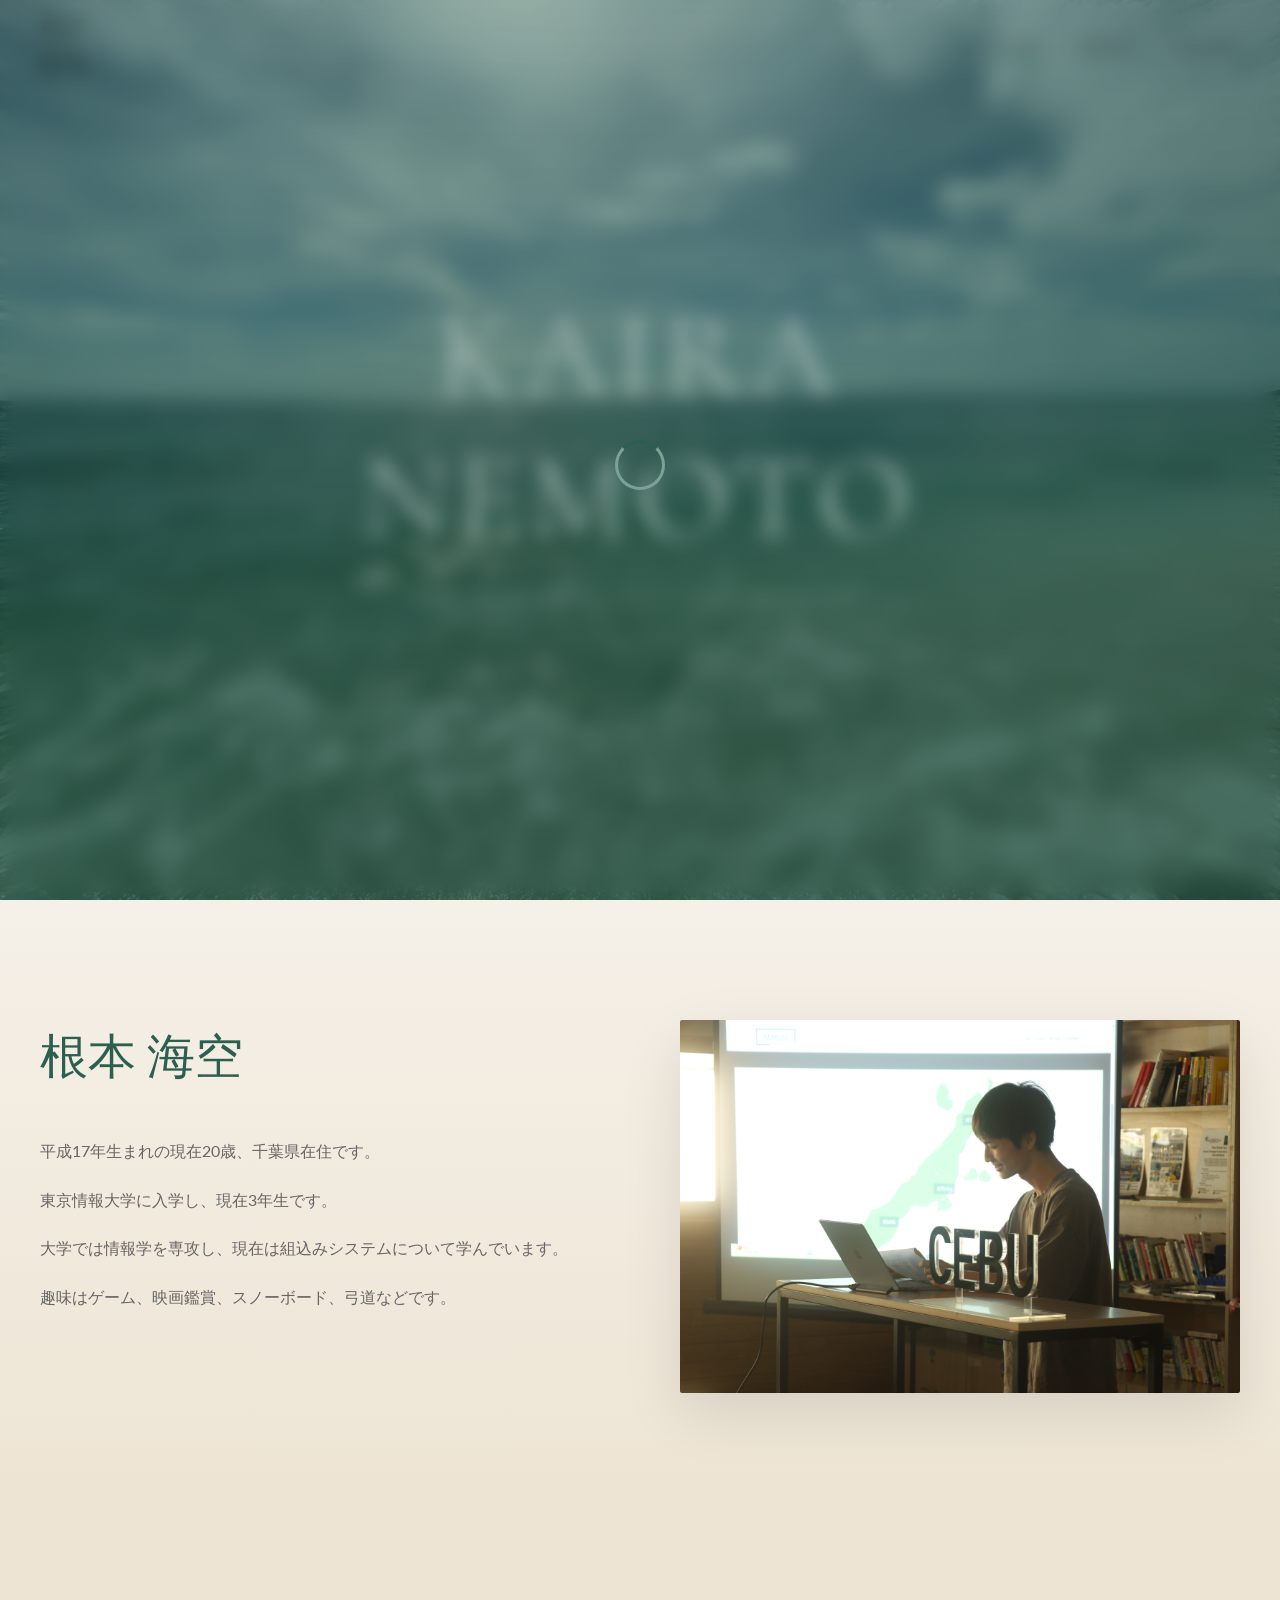
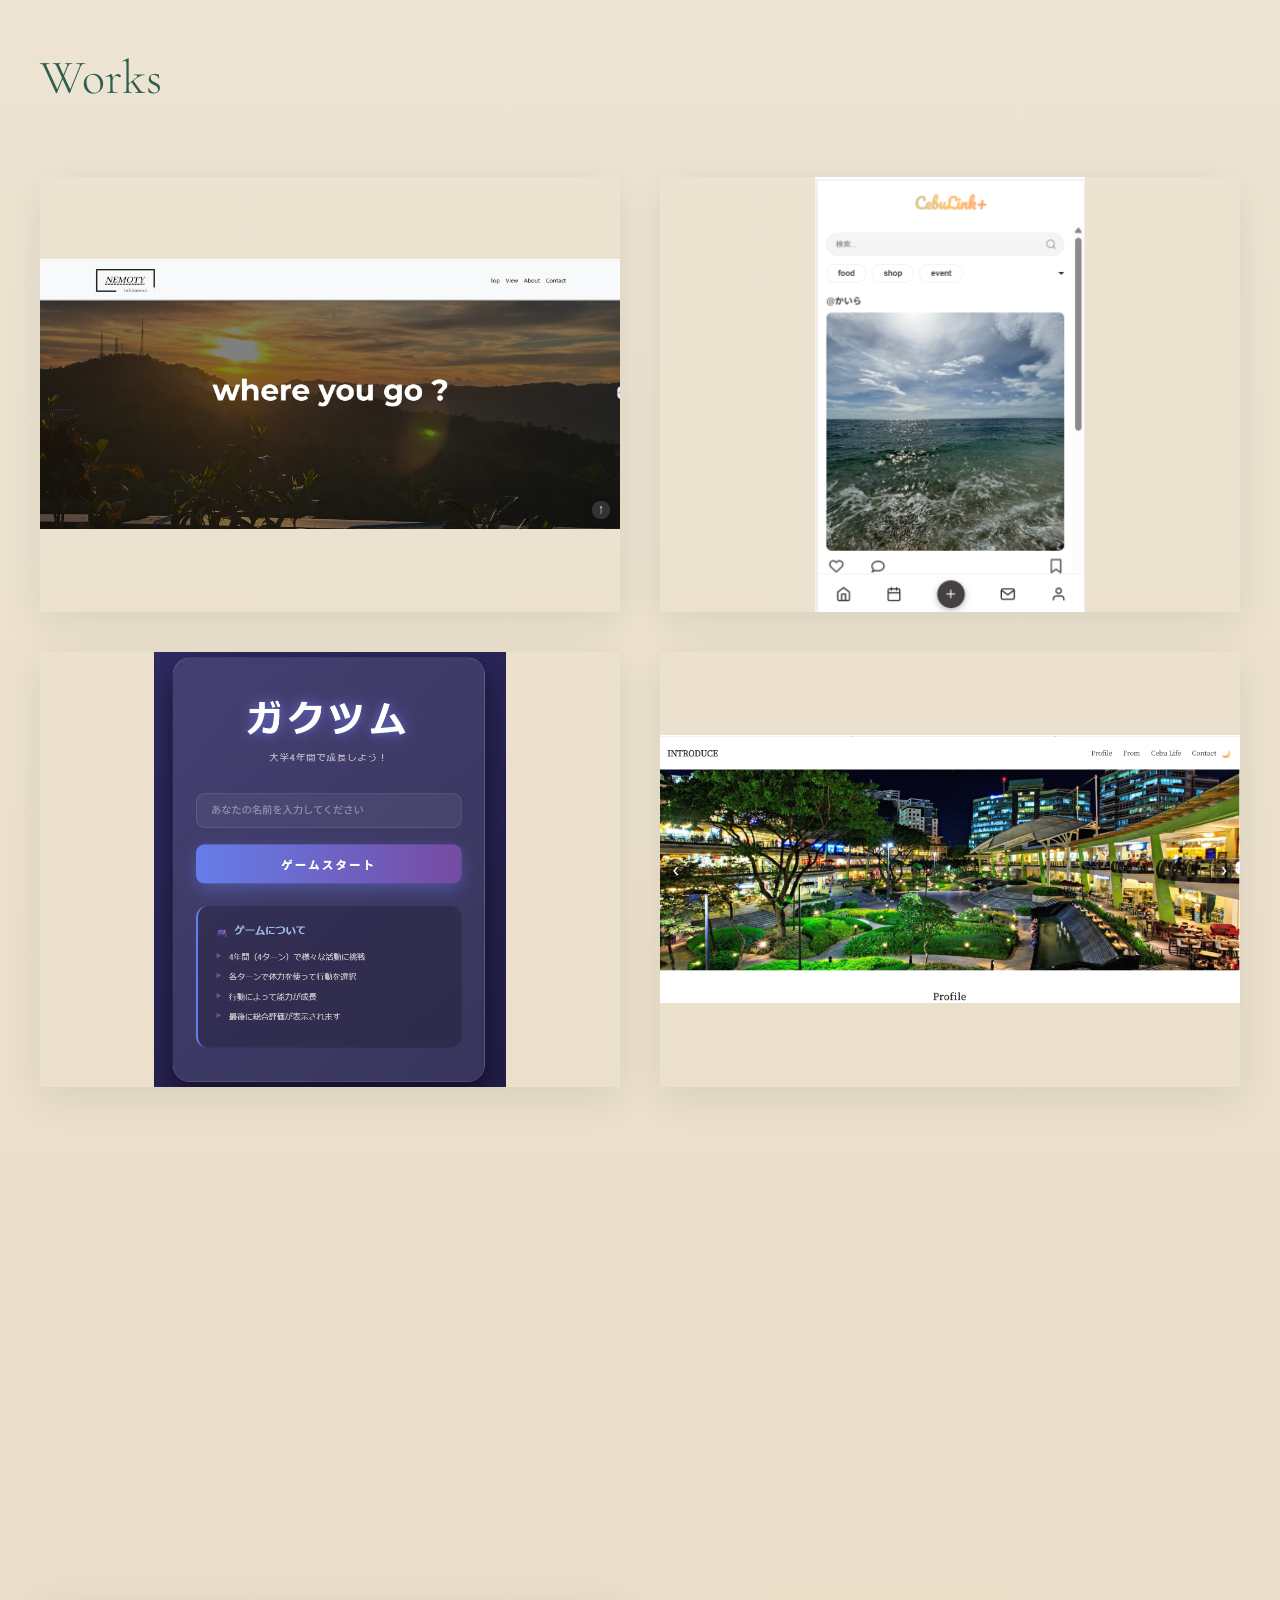
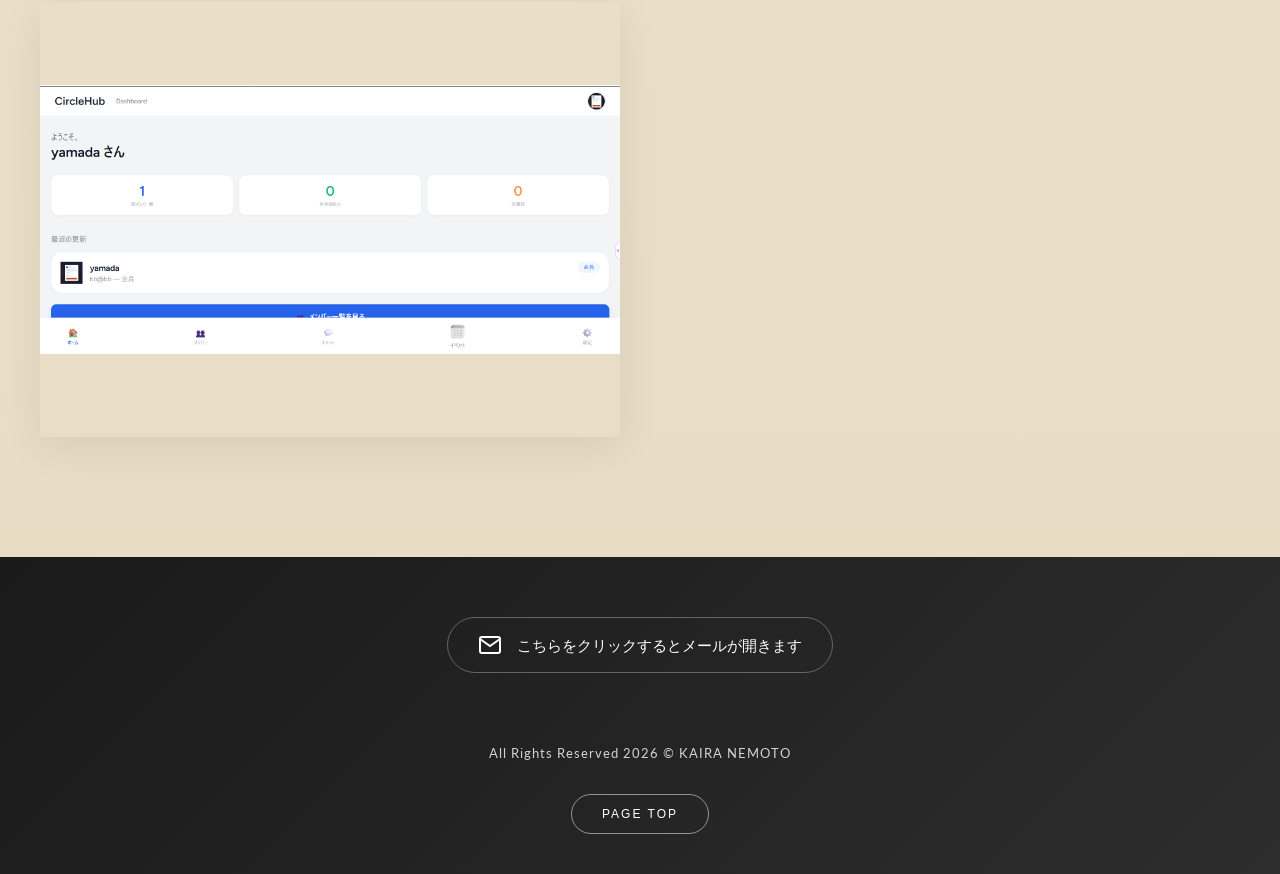
<file: index.html>
<!doctype html>
<html lang="ja">
  <head>
    <meta charset="UTF-8" />
    <meta name="viewport" content="width=device-width, initial-scale=1.0" />
    <title>KAIRA NEMOTO - site</title>
    <link rel="stylesheet" href="assets/css/style.css" />
    <link rel="preconnect" href="https://fonts.googleapis.com" />
    <link rel="preconnect" href="https://fonts.gstatic.com" crossorigin />
    <link
      href="https://fonts.googleapis.com/css2?family=Cormorant+Garamond:wght@300;400;500;600&family=Lato:wght@300;400;700&display=swap"
      rel="stylesheet"
    />
  </head>

  <body>
    <!-- Loading Screen -->
    <div class="loading-screen" id="loadingScreen">
      <div class="loading-content">
        <div class="loading-spinner"></div>
      </div>
    </div>
    <!-- Header -->
    <header class="header" id="header">
      <div class="header-container">
        <a href="#home" class="logo">
          <img src="assets/img/logo.png" alt="K Logo" />
        </a>
        <nav class="nav">
          <a href="#home" class="nav-link active">Home</a>
          <a href="#about" class="nav-link">About</a>
          <a href="#works" class="nav-link">Works</a>
        </nav>
      </div>
    </header>

    <!-- Main Content -->
    <main>
      <!-- Home Section -->
      <section id="home" class="hero">
        <div class="hero-image">
          <img src="assets/img/mainimg.jpeg" alt="Ocean" />
        </div>
        <div class="hero-content">
          <h1 class="hero-title">
            <span class="hero-title-line">KAIRA</span>
            <span class="hero-title-line">NEMOTO</span>
          </h1>
          <p class="hero-subtitle">Web Developer / full stack engineer</p>
        </div>
        <div class="scroll-indicator">
          <span>Scroll</span>
          <div class="scroll-line"></div>
        </div>
      </section>

      <!-- About Section -->
      <section id="about" class="about">
        <div class="about-container">
          <div class="about-text">
            <h2 class="section-title">根本 海空</h2>
            <div class="about-content">
              <p>平成17年生まれの現在20歳、千葉県在住です。</p>
              <p>東京情報大学に入学し、現在3年生です。</p>
              <p>
                大学では情報学を専攻し、現在は組込みシステムについて学んでいます。
              </p>
              <p>趣味はゲーム、映画鑑賞、スノーボード、弓道などです。</p>
            </div>
          </div>
          <div class="about-image">
            <img src="assets/img/about.JPG" alt="About" />
          </div>
        </div>
      </section>

      <!-- Works Section -->
      <section id="works" class="works">
        <div class="works-container">
          <h2 class="section-title">Works</h2>
          <div class="works-grid">
            <a href="assets/next/work1.html">
              <div class="work-item">
                <div class="work-image">
                  <img src="assets/img/work1.png" alt="Portfolio 1" />
                </div>
                <div class="work-overlay">
                  <h3>my website</h3>
                  <p>フィリピン（セブ）紹介サイト</p>
                </div>
              </div>
            </a>
            <a href="assets/next/work2.html">
              <div class="work-item">
                <div class="work-image">
                  <img src="assets/img/work2.png" alt="Portfolio 2" />
                </div>
                <div class="work-overlay">
                  <h3>Cebulink+</h3>
                  <p>留学生専用SNS</p>
                </div>
              </div>
            </a>
            <a href="assets/next/work3.html">
              <div class="work-item">
                <div class="work-image">
                  <img src="assets/img/work3.png" alt="Portfolio 3" />
                </div>
                <div class="work-overlay">
                  <h3>gakutumu</h3>
                  <p>シリアスゲーム</p>
                </div>
              </div>
            </a>
            <a href="assets/next/work4.html">
              <div class="work-item">
                <div class="work-image">
                  <img src="assets/img/work4.png" alt="Portfolio 4" />
                </div>
                <div class="work-overlay">
                  <h3>プログラミング教材</h3>
                  <p>某IT企業（IT人材育成事業）の教材制作業務</p>
                </div>
              </div>
            </a>
            <a href="assets/next/work5.html">
              <div class="work-item">
                <div class="work-image">
                  <img src="assets/img/work5.png" alt="Portfolio 2" />
                </div>
                <div class="work-overlay">
                  <h3>to-do-list</h3>
                  <p>映画やアニメの視聴記録と評価、リスト作成アプリ</p>
                </div>
              </div>
            </a>
            <a href="assets/next/work6.html">
              <div class="work-item">
                <div class="work-image">
                  <img src="assets/img/work6.png" alt="Portfolio 6" />
                </div>
                <div class="work-overlay">
                  <h3>DreamLabのwebサイト</h3>
                  <p>学生団体DreamLabのサイト</p>
                </div>
              </div>
            </a>
            <a href="assets/next/work7.html">
              <div class="work-item">
                <div class="work-image">
                  <img src="assets/img/work7.png" alt="Portfolio 7" />
                </div>
                <div class="work-overlay">
                  <h3>サークル管理アプリ</h3>
                  <p>メンバーの管理とイベントを管理できるアプリ</p>
                </div>
              </div>
            </a>
          </div>
        </div>
      </section>
    </main>

    <!-- Footer -->
    <footer class="footer">
      <div class="footer-container">
        <a href="mailto:j24263nk@edu.tuis.ac.jp" class="footer-email">
          <svg
            class="email-icon"
            width="32"
            height="32"
            viewBox="0 0 24 24"
            fill="none"
            stroke="currentColor"
          >
            <path
              d="M4 4h16c1.1 0 2 .9 2 2v12c0 1.1-.9 2-2 2H4c-1.1 0-2-.9-2-2V6c0-1.1.9-2 2-2z"
            />
            <polyline points="22,6 12,13 2,6" />
          </svg>
          <span>こちらをクリックするとメールが開きます</span>
        </a>
        <p class="copyright">All Rights Reserved 2026 © KAIRA NEMOTO</p>
        <button class="page-top" id="pageTop">Page Top</button>
      </div>
    </footer>

    <script src="assets/js/script.js"></script>
  </body>
</html>
</file>
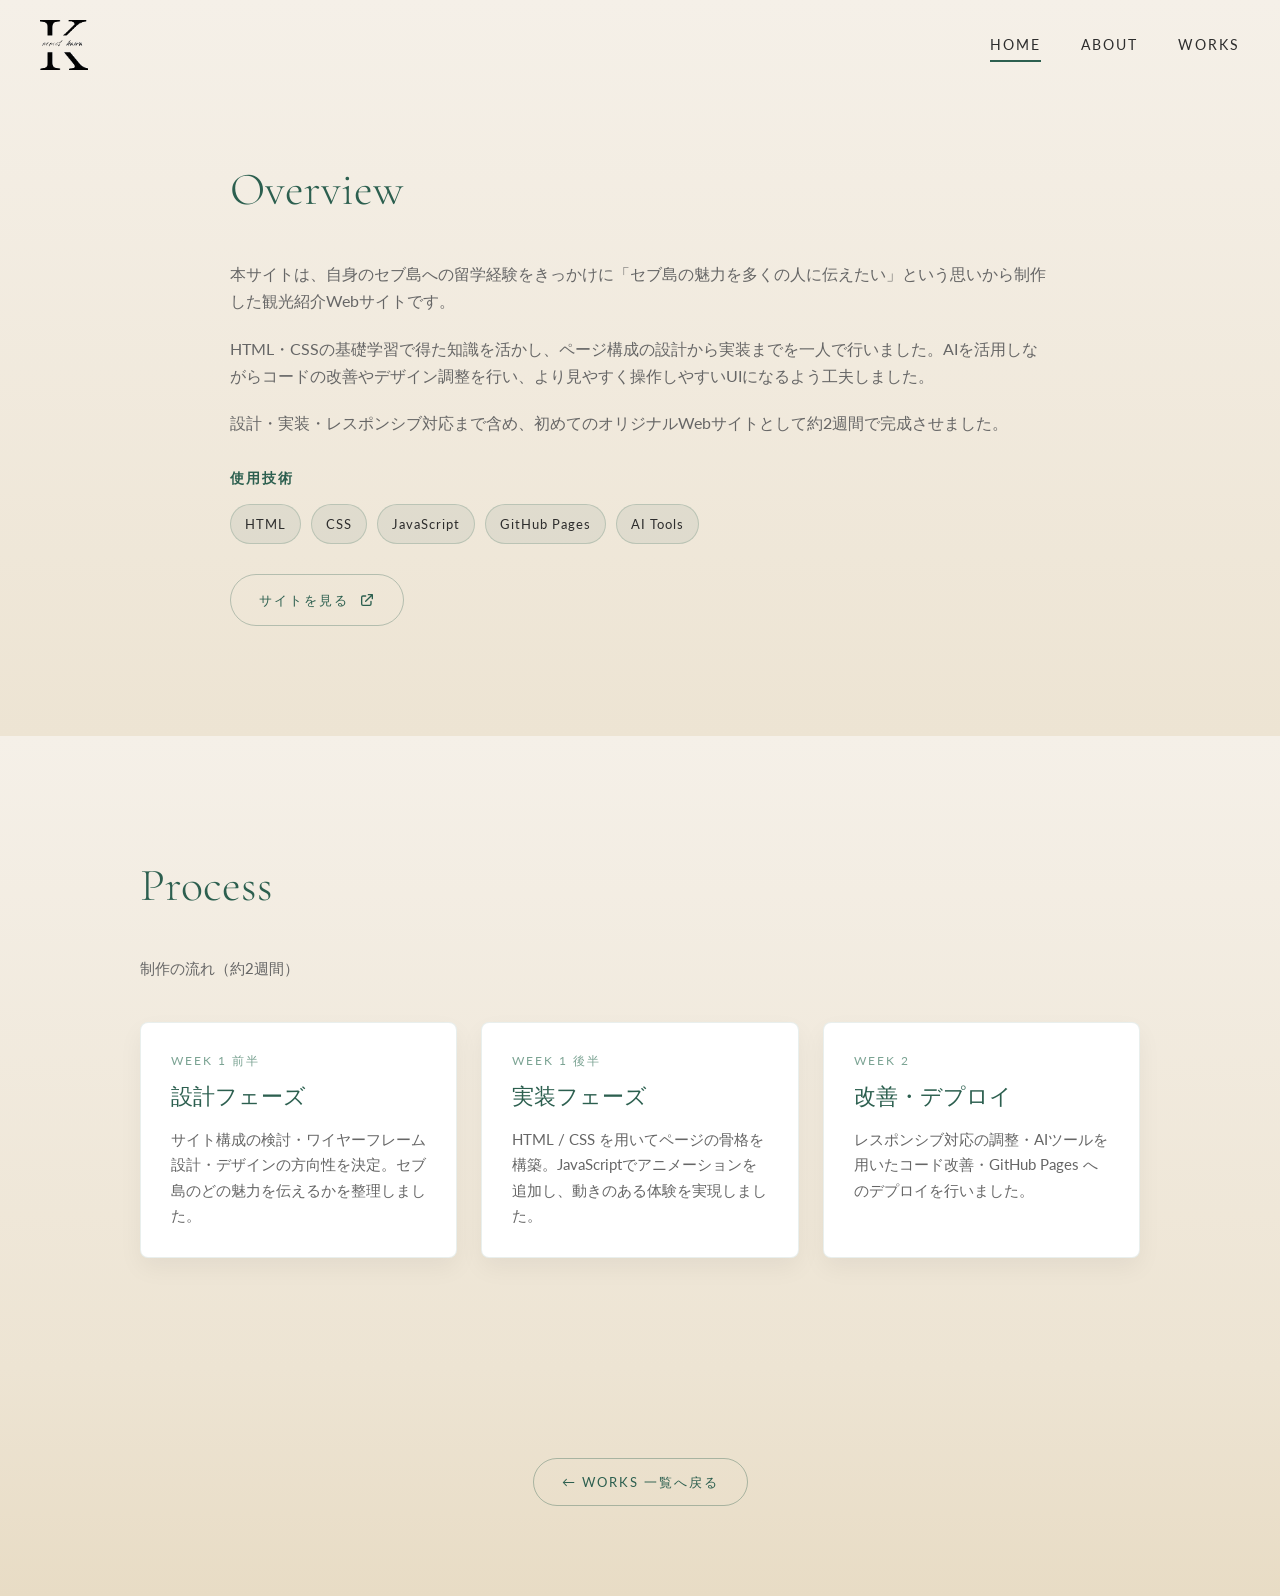
<file: assets/next/work1.html>
<!DOCTYPE html>
<html lang="en">
<head>
    <head>
    <meta charset="UTF-8" />
    <meta name="viewport" content="width=device-width, initial-scale=1.0" />
    <title>first work</title>
    <link rel="stylesheet" href="./../../assets/css/style_work1.css" />
    <link rel="preconnect" href="https://fonts.googleapis.com" />
    <link rel="preconnect" href="https://fonts.gstatic.com" crossorigin />
    <link
      href="https://fonts.googleapis.com/css2?family=Cormorant+Garamond:wght@300;400;500;600&family=Lato:wght@300;400;700&display=swap"
      rel="stylesheet"
    />
  </head>
</head>
<body>
     <!-- Header -->
    <header class="header" id="header">
      <div class="header-container">
        <a href="#home" class="logo">
          <img src="/assets/img/logo.png" alt="K Logo" />
        </a>
        <nav class="nav">
          <a href="./../../index.html#home" class="nav-link active">Home</a>
          <a href="./../../index.html#about" class="nav-link">About</a>
          <a href="./../../index.html#works" class="nav-link">Works</a>
        </nav>
      </div>
    </header>
  <!-- OVERVIEW -->
  <section class="overview">
    <div class="overview-container">
      <div class="overview-content">
        <h2 class="section-title">Overview</h2>
        <p>本サイトは、自身のセブ島への留学経験をきっかけに「セブ島の魅力を多くの人に伝えたい」という思いから制作した観光紹介Webサイトです。</p>
        <p>HTML・CSSの基礎学習で得た知識を活かし、ページ構成の設計から実装までを一人で行いました。AIを活用しながらコードの改善やデザイン調整を行い、より見やすく操作しやすいUIになるよう工夫しました。</p>
        <p>設計・実装・レスポンシブ対応まで含め、初めてのオリジナルWebサイトとして約2週間で完成させました。</p>
        <div class="tech-stack">
          <h3>使用技術</h3>
          <div class="tech-tags">
            <span class="tech-tag">HTML</span>
            <span class="tech-tag">CSS</span>
            <span class="tech-tag">JavaScript</span>
            <span class="tech-tag">GitHub Pages</span>
            <span class="tech-tag">AI Tools</span>
          </div>
        </div>
        <a class="site-link-btn" href="https://kaikaitripabroad.github.io/original-web-site/" target="_blank" rel="noopener">
          サイトを見る
          <svg xmlns="http://www.w3.org/2000/svg" width="16" height="16" fill="none" viewBox="0 0 24 24" stroke="currentColor" stroke-width="2">
            <path stroke-linecap="round" stroke-linejoin="round" d="M10 6H6a2 2 0 00-2 2v10a2 2 0 002 2h10a2 2 0 002-2v-4M14 4h6m0 0v6m0-6L10 14"/>
          </svg>
        </a>
      </div>
    </div>
  </section>
 
  <!-- PROCESS -->
  <section class="process">
    <div class="process-container">
      <h2 class="section-title">Process</h2>
      <p style="color:var(--color-text-light);font-size:15px;margin-bottom:0;">制作の流れ（約2週間）</p>
      <div class="timeline">
        <div class="timeline-item">
          <p class="timeline-phase">Week 1 前半</p>
          <h3 class="timeline-title">設計フェーズ</h3>
          <p class="timeline-desc">サイト構成の検討・ワイヤーフレーム設計・デザインの方向性を決定。セブ島のどの魅力を伝えるかを整理しました。</p>
        </div>
        <div class="timeline-item">
          <p class="timeline-phase">Week 1 後半</p>
          <h3 class="timeline-title">実装フェーズ</h3>
          <p class="timeline-desc">HTML / CSS を用いてページの骨格を構築。JavaScriptでアニメーションを追加し、動きのある体験を実現しました。</p>
        </div>
        <div class="timeline-item">
          <p class="timeline-phase">Week 2</p>
          <h3 class="timeline-title">改善・デプロイ</h3>
          <p class="timeline-desc">レスポンシブ対応の調整・AIツールを用いたコード改善・GitHub Pages へのデプロイを行いました。</p>
        </div>
      </div>
    </div>
  </section>
 
  <!-- CTA -->
  <section class="cta-section">
    <a class="back-btn" href="./../../index.html#works">
      ← Works 一覧へ戻る
    </a>
  </section>
</body>
</html>
</file>
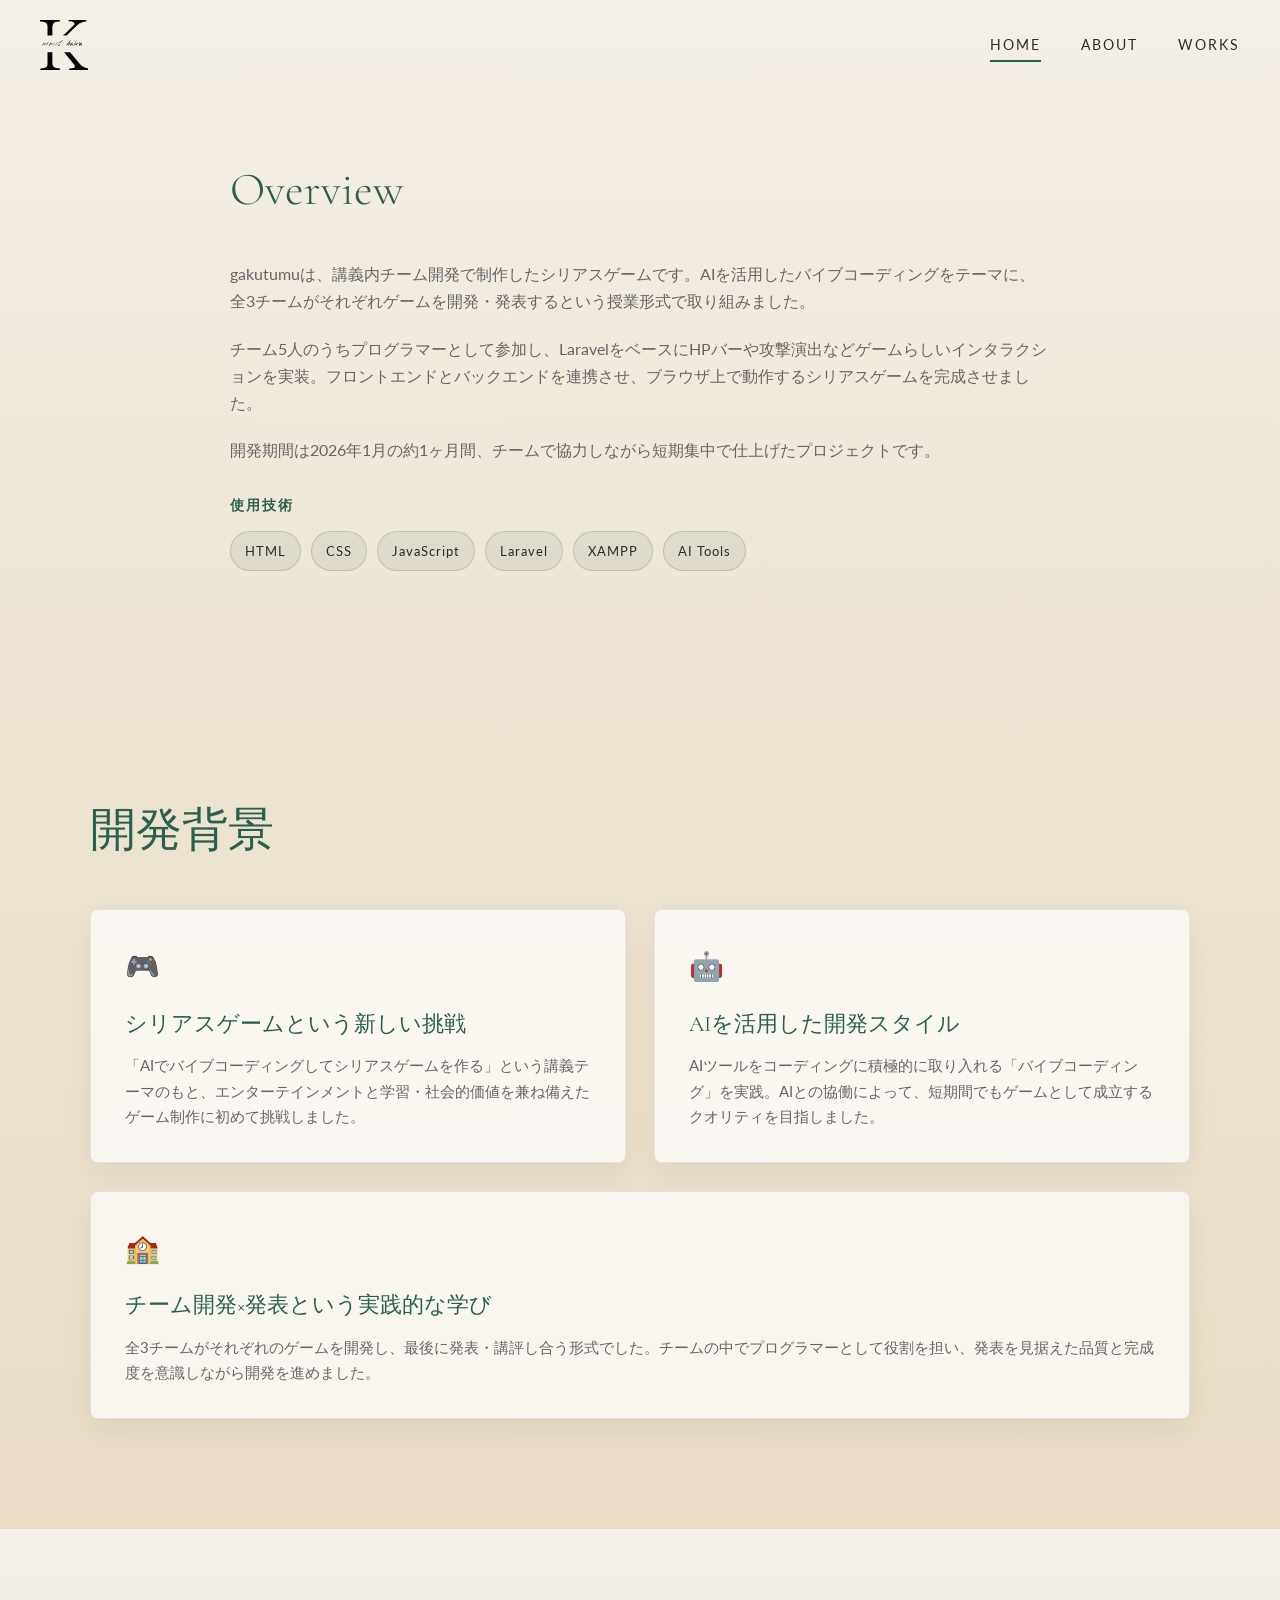
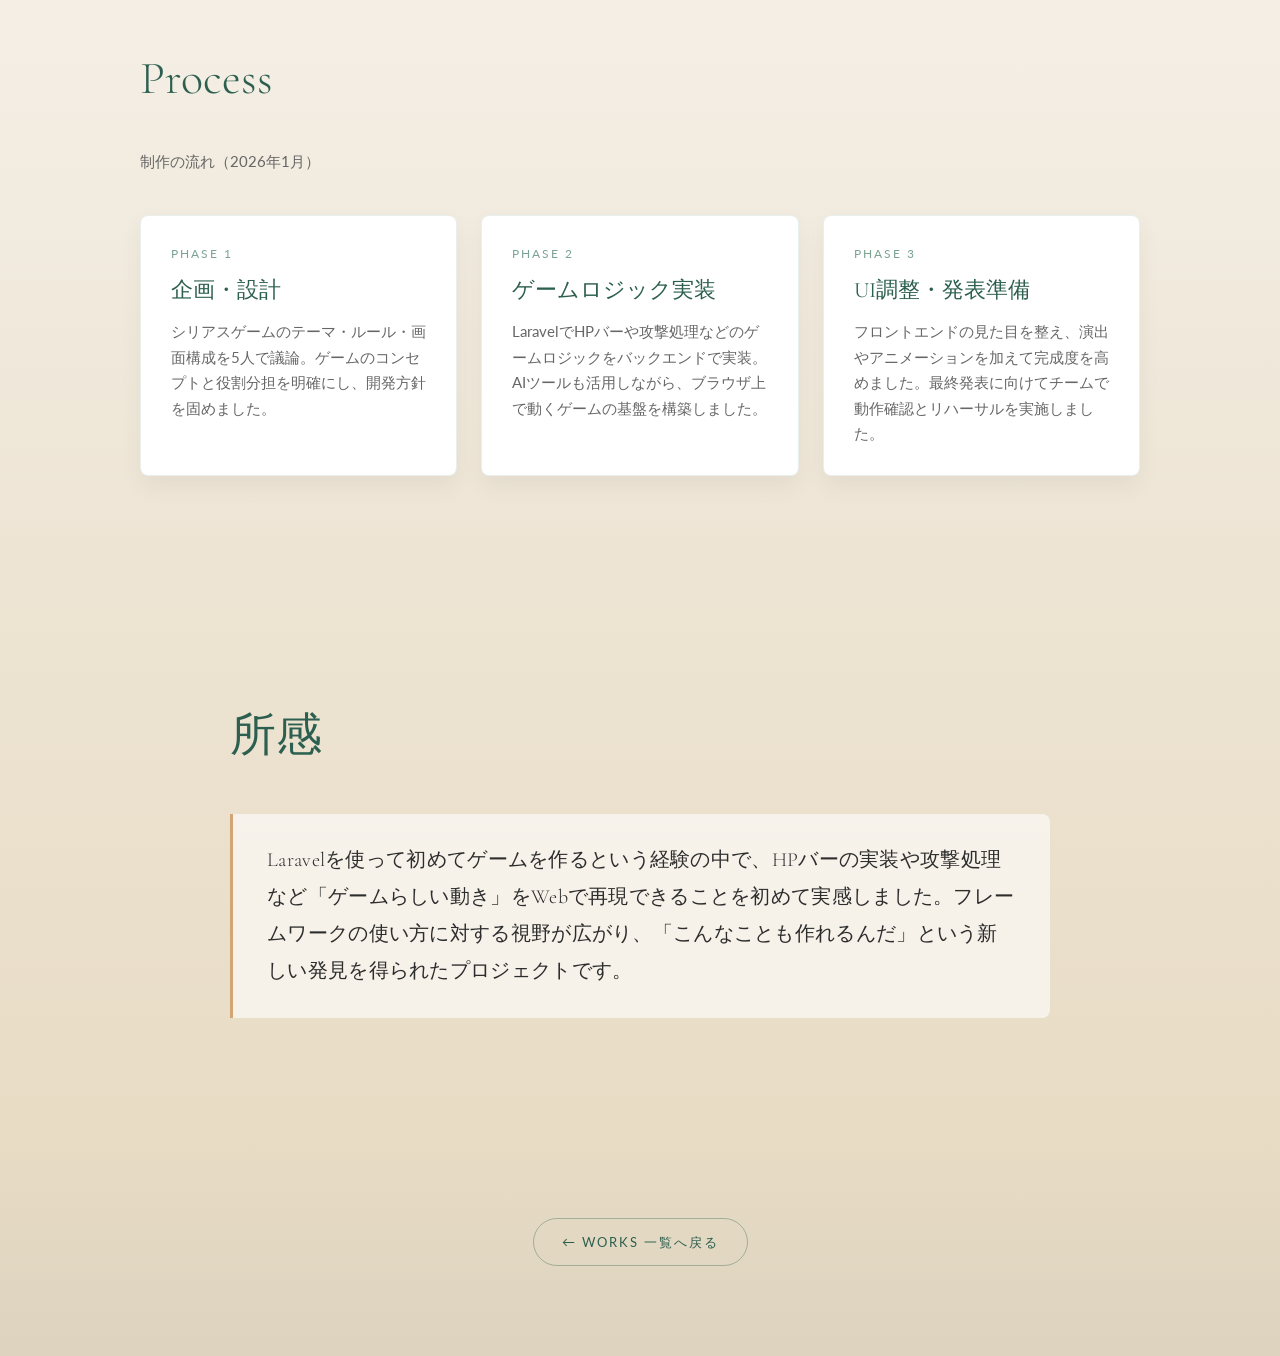
<file: assets/next/work3.html>
<!doctype html>
<html lang="ja">
  <head>
    <meta charset="UTF-8" />
    <meta name="viewport" content="width=device-width, initial-scale=1.0" />
    <title>gakutumu</title>
    <link rel="preconnect" href="https://fonts.googleapis.com" />
    <link rel="preconnect" href="https://fonts.gstatic.com" crossorigin />
    <link
      href="https://fonts.googleapis.com/css2?family=Cormorant+Garamond:wght@300;400;500&family=Lato:wght@300;400;700&display=swap"
      rel="stylesheet"
    />
    <link rel="stylesheet" href="./../../assets/css/style_work3.css" />
  </head>
  <body>
    <!-- Header -->
    <header class="header" id="header">
      <div class="header-container">
        <a href="#home" class="logo">
          <img src="/assets/img/logo.png" alt="K Logo" />
        </a>
        <nav class="nav">
          <a href="./../../index.html#home" class="nav-link active">Home</a>
          <a href="./../../index.html#about" class="nav-link">About</a>
          <a href="./../../index.html#works" class="nav-link">Works</a>
        </nav>
      </div>
    </header>

    <section class="overview">
      <div class="overview-container">
        <div class="overview-content">
          <h2 class="section-title">Overview</h2>
          <p>
            gakutumuは、講義内チーム開発で制作したシリアスゲームです。AIを活用したバイブコーディングをテーマに、全3チームがそれぞれゲームを開発・発表するという授業形式で取り組みました。
          </p>
          <p>
            チーム5人のうちプログラマーとして参加し、LaravelをベースにHPバーや攻撃演出などゲームらしいインタラクションを実装。フロントエンドとバックエンドを連携させ、ブラウザ上で動作するシリアスゲームを完成させました。
          </p>
          <p>
            開発期間は2026年1月の約1ヶ月間、チームで協力しながら短期集中で仕上げたプロジェクトです。
          </p>
          <div class="tech-stack">
            <h3>使用技術</h3>
            <div class="tech-tags">
              <span class="tech-tag">HTML</span>
              <span class="tech-tag">CSS</span>
              <span class="tech-tag">JavaScript</span>
              <span class="tech-tag">Laravel</span>
              <span class="tech-tag">XAMPP</span>
              <span class="tech-tag">AI Tools</span>
            </div>
          </div>
        </div>
      </div>
    </section>

    <section class="background-section">
      <div class="background-container">
        <h2 class="section-title">開発背景</h2>
        <div class="background-grid">
          <div class="background-card">
            <div class="card-icon">🎮</div>
            <h3>シリアスゲームという新しい挑戦</h3>
            <p>
              「AIでバイブコーディングしてシリアスゲームを作る」という講義テーマのもと、エンターテインメントと学習・社会的価値を兼ね備えたゲーム制作に初めて挑戦しました。
            </p>
          </div>
          <div class="background-card">
            <div class="card-icon">🤖</div>
            <h3>AIを活用した開発スタイル</h3>
            <p>
              AIツールをコーディングに積極的に取り入れる「バイブコーディング」を実践。AIとの協働によって、短期間でもゲームとして成立するクオリティを目指しました。
            </p>
          </div>
          <div class="background-card full">
            <div class="card-icon">🏫</div>
            <h3>チーム開発×発表という実践的な学び</h3>
            <p>
              全3チームがそれぞれのゲームを開発し、最後に発表・講評し合う形式でした。チームの中でプログラマーとして役割を担い、発表を見据えた品質と完成度を意識しながら開発を進めました。
            </p>
          </div>
        </div>
      </div>
    </section>

    <section class="process">
      <div class="process-container">
        <h2 class="section-title">Process</h2>
        <p
          style="
            color: var(--color-text-light);
            font-size: 15px;
            margin-bottom: 0;
          "
        >
          制作の流れ（2026年1月）
        </p>
        <div class="timeline">
          <div class="timeline-item">
            <p class="timeline-phase">Phase 1</p>
            <h3 class="timeline-title">企画・設計</h3>
            <p class="timeline-desc">
              シリアスゲームのテーマ・ルール・画面構成を5人で議論。ゲームのコンセプトと役割分担を明確にし、開発方針を固めました。
            </p>
          </div>
          <div class="timeline-item">
            <p class="timeline-phase">Phase 2</p>
            <h3 class="timeline-title">ゲームロジック実装</h3>
            <p class="timeline-desc">
              LaravelでHPバーや攻撃処理などのゲームロジックをバックエンドで実装。AIツールも活用しながら、ブラウザ上で動くゲームの基盤を構築しました。
            </p>
          </div>
          <div class="timeline-item">
            <p class="timeline-phase">Phase 3</p>
            <h3 class="timeline-title">UI調整・発表準備</h3>
            <p class="timeline-desc">
              フロントエンドの見た目を整え、演出やアニメーションを加えて完成度を高めました。最終発表に向けてチームで動作確認とリハーサルを実施しました。
            </p>
          </div>
        </div>
      </div>
    </section>

    <section class="reflection">
      <div class="reflection-container">
        <h2 class="section-title">所感</h2>
        <blockquote>
          Laravelを使って初めてゲームを作るという経験の中で、HPバーの実装や攻撃処理など「ゲームらしい動き」をWebで再現できることを初めて実感しました。フレームワークの使い方に対する視野が広がり、「こんなことも作れるんだ」という新しい発見を得られたプロジェクトです。
        </blockquote>
      </div>
    </section>

    <section class="cta-section">
      <a class="back-btn" href="./../../index.html#works">
        ← Works 一覧へ戻る
      </a>
    </section>

    <script>
      const header = document.getElementById("header");
      window.addEventListener("scroll", () => {
        header.classList.toggle("scrolled", window.scrollY > 50);
      });
    </script>
  </body>
</html>
</file>
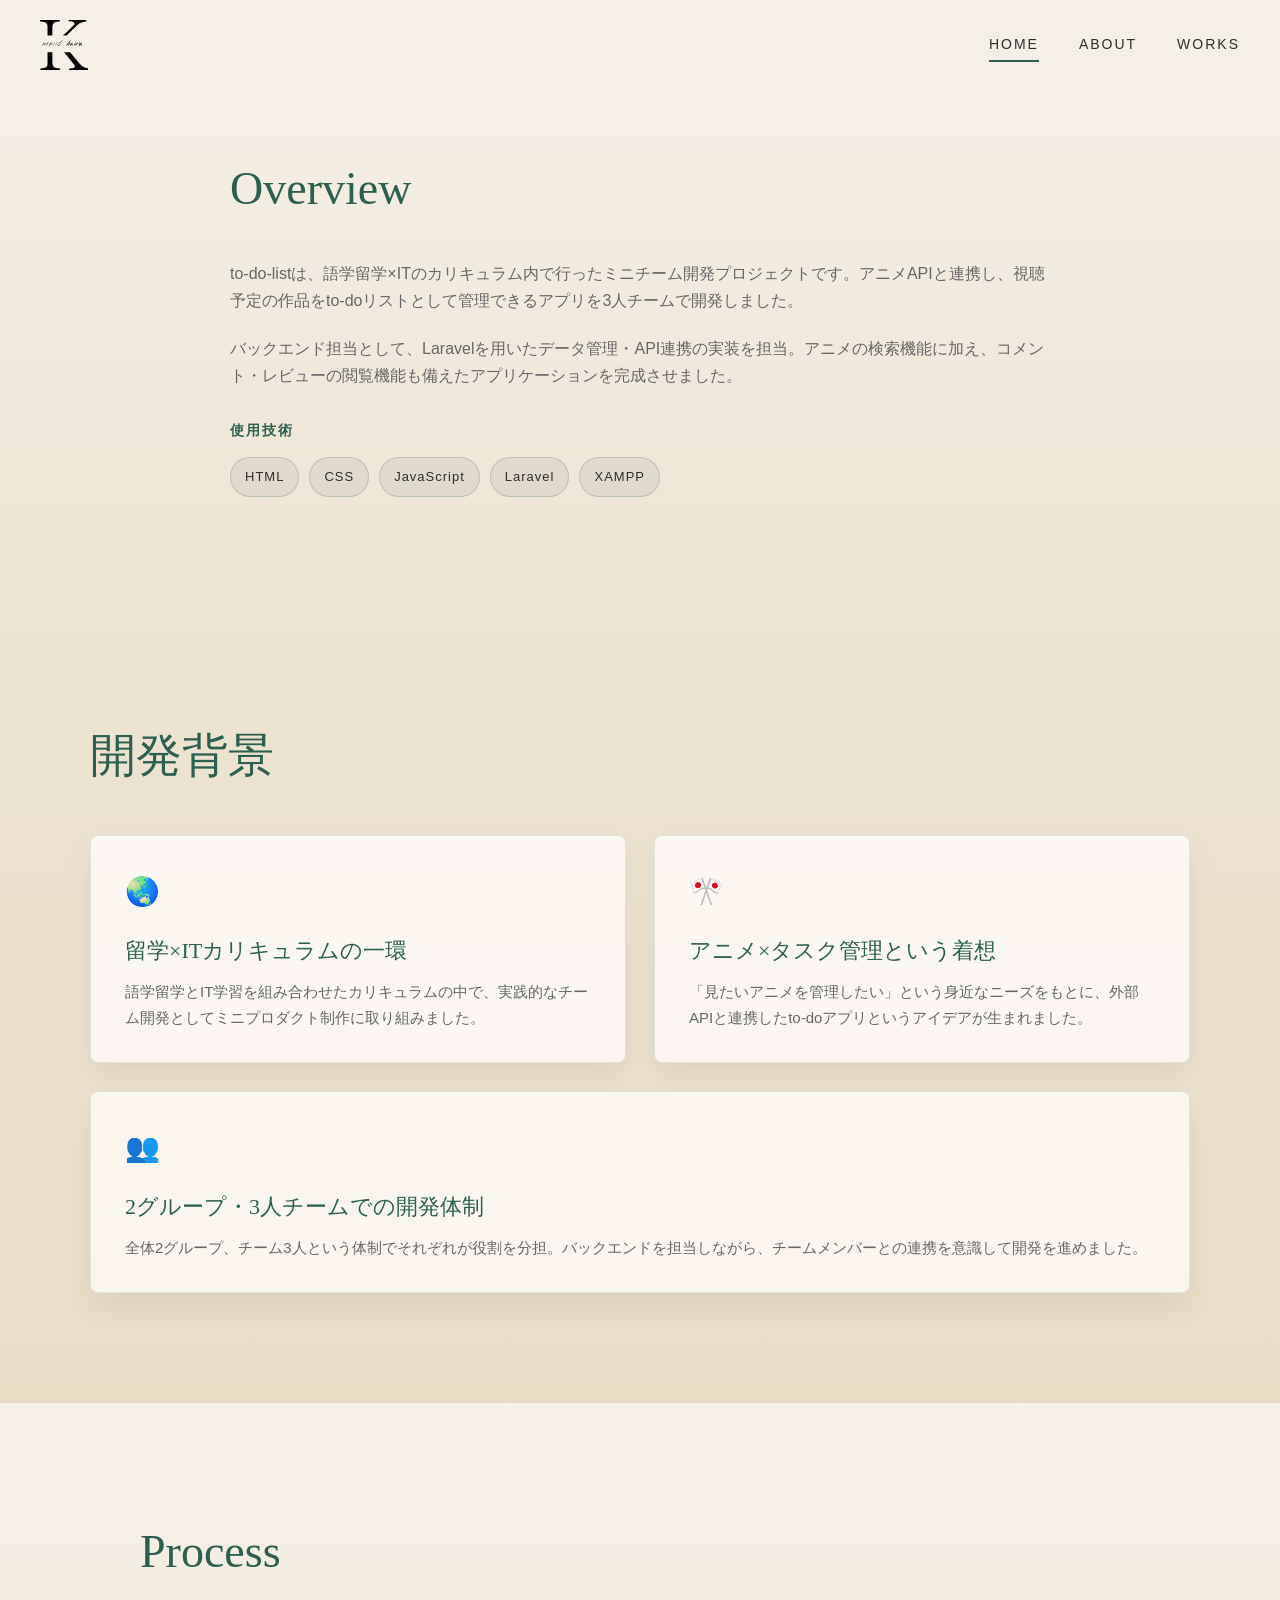
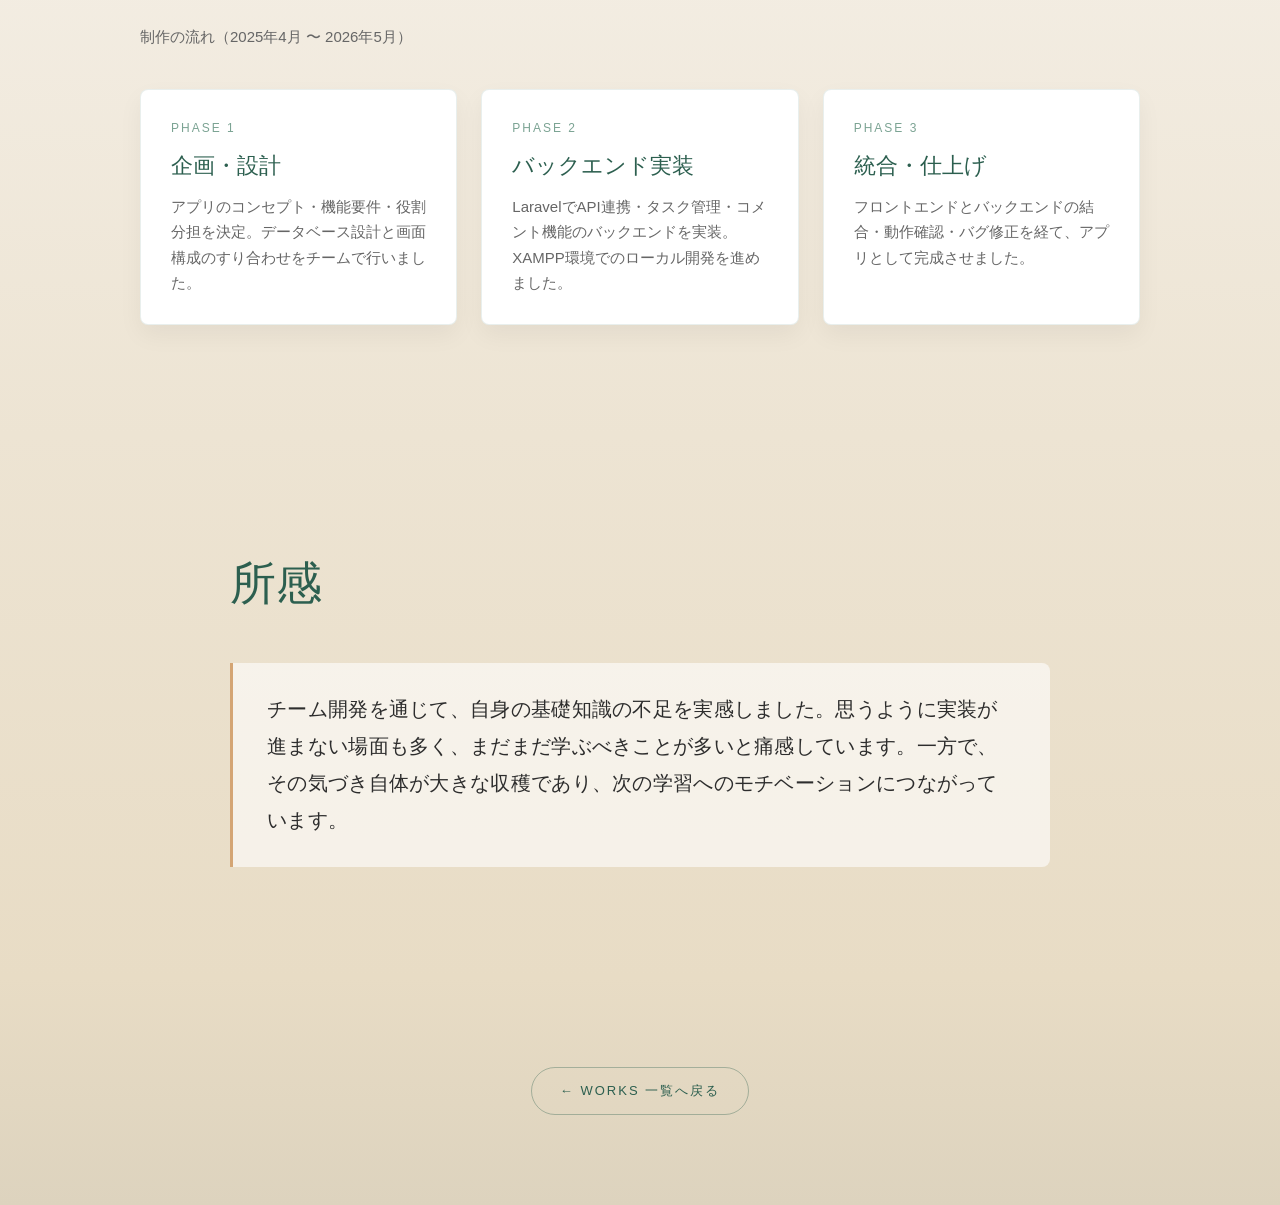
<file: assets/next/work5.html>
<!doctype html>
<html lang="ja">
  <head>
    <meta charset="UTF-8" />
    <meta name="viewport" content="width=device-width, initial-scale=1.0" />
    <title>to-do-list</title>
    <link rel="stylesheet" href="./../../assets/css/style_work2.css" />
  </head>
  <body>
    <!-- Header -->
    <header class="header" id="header">
      <div class="header-container">
        <a href="#home" class="logo">
          <img src="/assets/img/logo.png" alt="K Logo" />
        </a>
        <nav class="nav">
          <a href="./../../index.html#home" class="nav-link active">Home</a>
          <a href="./../../index.html#about" class="nav-link">About</a>
          <a href="./../../index.html#works" class="nav-link">Works</a>
        </nav>
      </div>
    </header>

    <section class="overview">
      <div class="overview-container">
        <div class="overview-content">
          <h2 class="section-title">Overview</h2>
          <p>
            to-do-listは、語学留学×ITのカリキュラム内で行ったミニチーム開発プロジェクトです。アニメAPIと連携し、視聴予定の作品をto-doリストとして管理できるアプリを3人チームで開発しました。
          </p>
          <p>
            バックエンド担当として、Laravelを用いたデータ管理・API連携の実装を担当。アニメの検索機能に加え、コメント・レビューの閲覧機能も備えたアプリケーションを完成させました。
          </p>
          <div class="tech-stack">
            <h3>使用技術</h3>
            <div class="tech-tags">
              <span class="tech-tag">HTML</span>
              <span class="tech-tag">CSS</span>
              <span class="tech-tag">JavaScript</span>
              <span class="tech-tag">Laravel</span>
              <span class="tech-tag">XAMPP</span>
            </div>
          </div>
        </div>
      </div>
    </section>

    <section class="background-section">
      <div class="background-container">
        <h2 class="section-title">開発背景</h2>
        <div class="background-grid">
          <div class="background-card">
            <div class="card-icon">🌏</div>
            <h3>留学×ITカリキュラムの一環</h3>
            <p>
              語学留学とIT学習を組み合わせたカリキュラムの中で、実践的なチーム開発としてミニプロダクト制作に取り組みました。
            </p>
          </div>
          <div class="background-card">
            <div class="card-icon">🎌</div>
            <h3>アニメ×タスク管理という着想</h3>
            <p>
              「見たいアニメを管理したい」という身近なニーズをもとに、外部APIと連携したto-doアプリというアイデアが生まれました。
            </p>
          </div>
          <div class="background-card full">
            <div class="card-icon">👥</div>
            <h3>2グループ・3人チームでの開発体制</h3>
            <p>
              全体2グループ、チーム3人という体制でそれぞれが役割を分担。バックエンドを担当しながら、チームメンバーとの連携を意識して開発を進めました。
            </p>
          </div>
        </div>
      </div>
    </section>

    <section class="process">
      <div class="process-container">
        <h2 class="section-title">Process</h2>
        <p style="color: var(--color-text-light); font-size: 15px; margin-bottom: 0;">
          制作の流れ（2025年4月 〜 2026年5月）
        </p>
        <div class="timeline">
          <div class="timeline-item">
            <p class="timeline-phase">Phase 1</p>
            <h3 class="timeline-title">企画・設計</h3>
            <p class="timeline-desc">
              アプリのコンセプト・機能要件・役割分担を決定。データベース設計と画面構成のすり合わせをチームで行いました。
            </p>
          </div>
          <div class="timeline-item">
            <p class="timeline-phase">Phase 2</p>
            <h3 class="timeline-title">バックエンド実装</h3>
            <p class="timeline-desc">
              LaravelでAPI連携・タスク管理・コメント機能のバックエンドを実装。XAMPP環境でのローカル開発を進めました。
            </p>
          </div>
          <div class="timeline-item">
            <p class="timeline-phase">Phase 3</p>
            <h3 class="timeline-title">統合・仕上げ</h3>
            <p class="timeline-desc">
              フロントエンドとバックエンドの結合・動作確認・バグ修正を経て、アプリとして完成させました。
            </p>
          </div>
        </div>
      </div>
    </section>

    <section class="reflection">
      <div class="reflection-container">
        <h2 class="section-title">所感</h2>
        <blockquote>
          チーム開発を通じて、自身の基礎知識の不足を実感しました。思うように実装が進まない場面も多く、まだまだ学ぶべきことが多いと痛感しています。一方で、その気づき自体が大きな収穫であり、次の学習へのモチベーションにつながっています。
        </blockquote>
      </div>
    </section>

    <section class="cta-section">
      <a class="back-btn" href="./../../index.html#works">
        ← Works 一覧へ戻る
      </a>
    </section>

    <script>
      const header = document.getElementById('header');
      window.addEventListener('scroll', () => {
        header.classList.toggle('scrolled', window.scrollY > 50);
      });
    </script>
  </body>
</html>
</file>
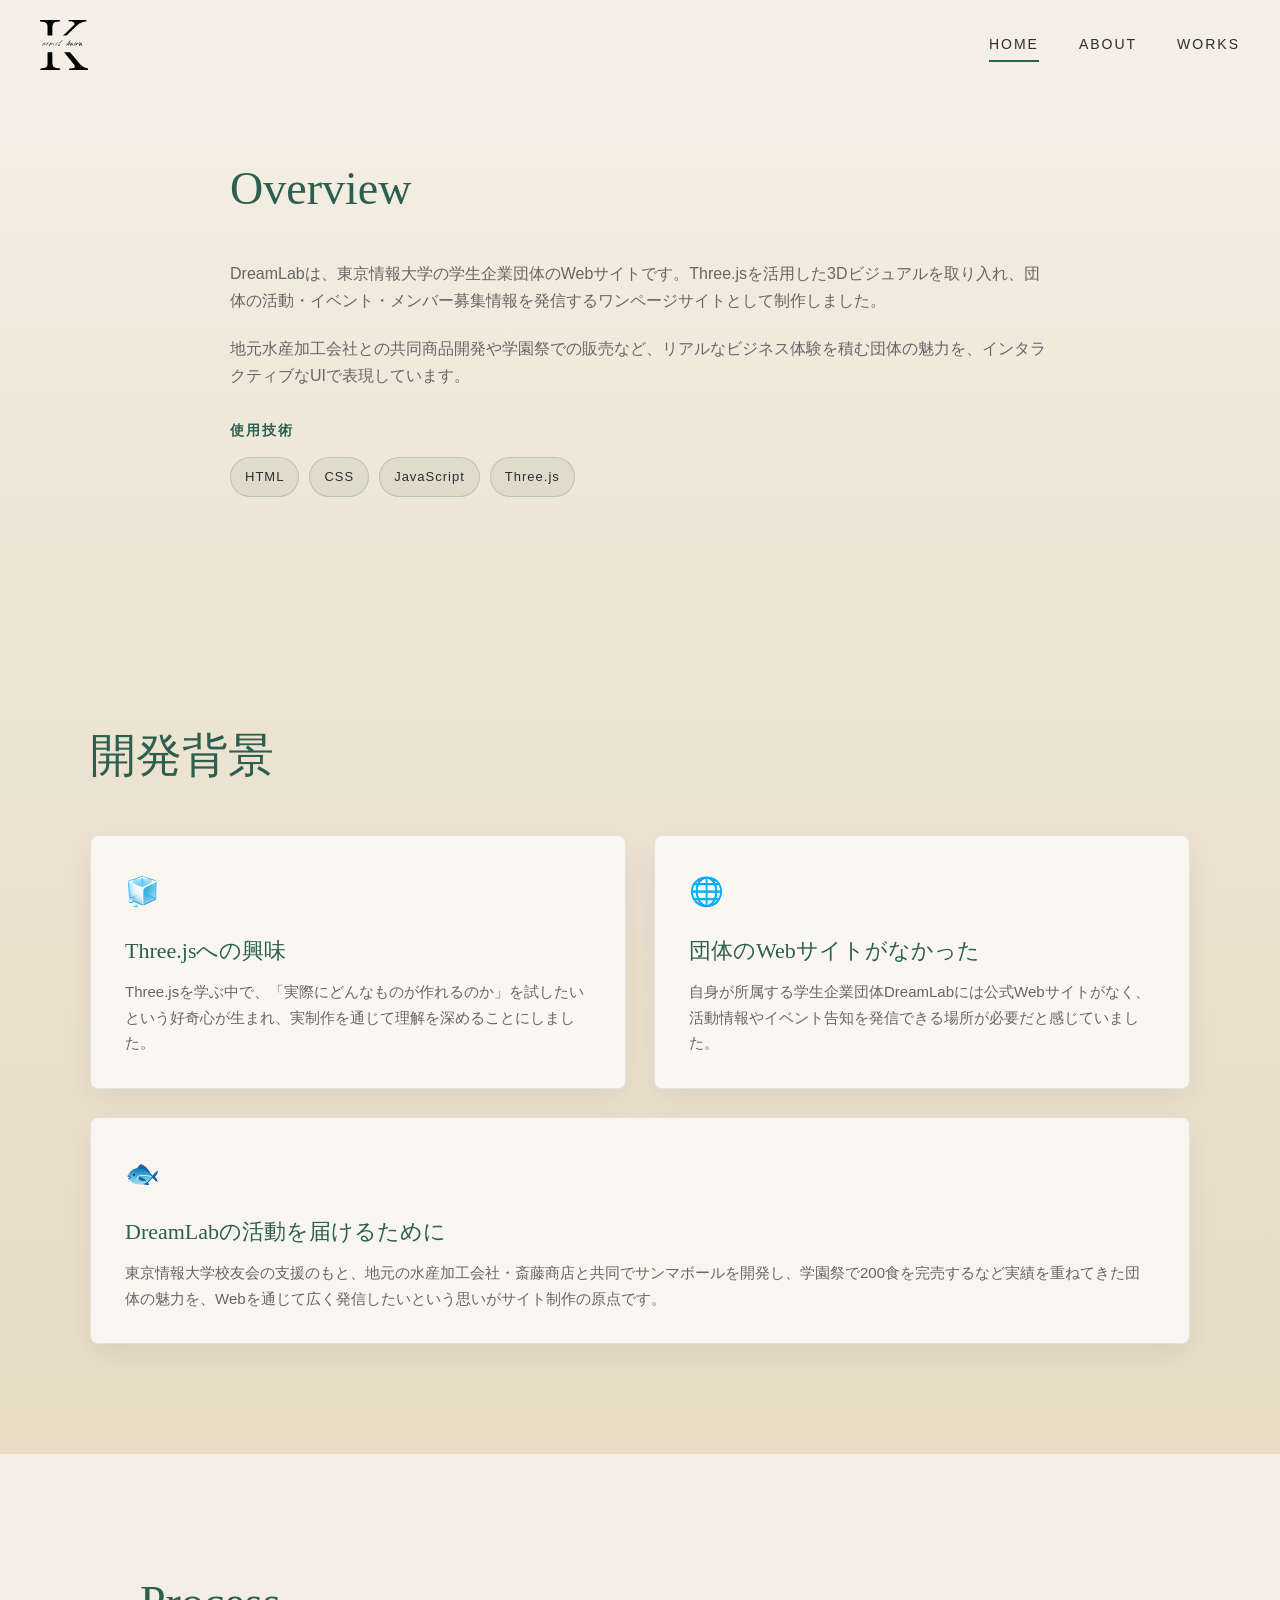
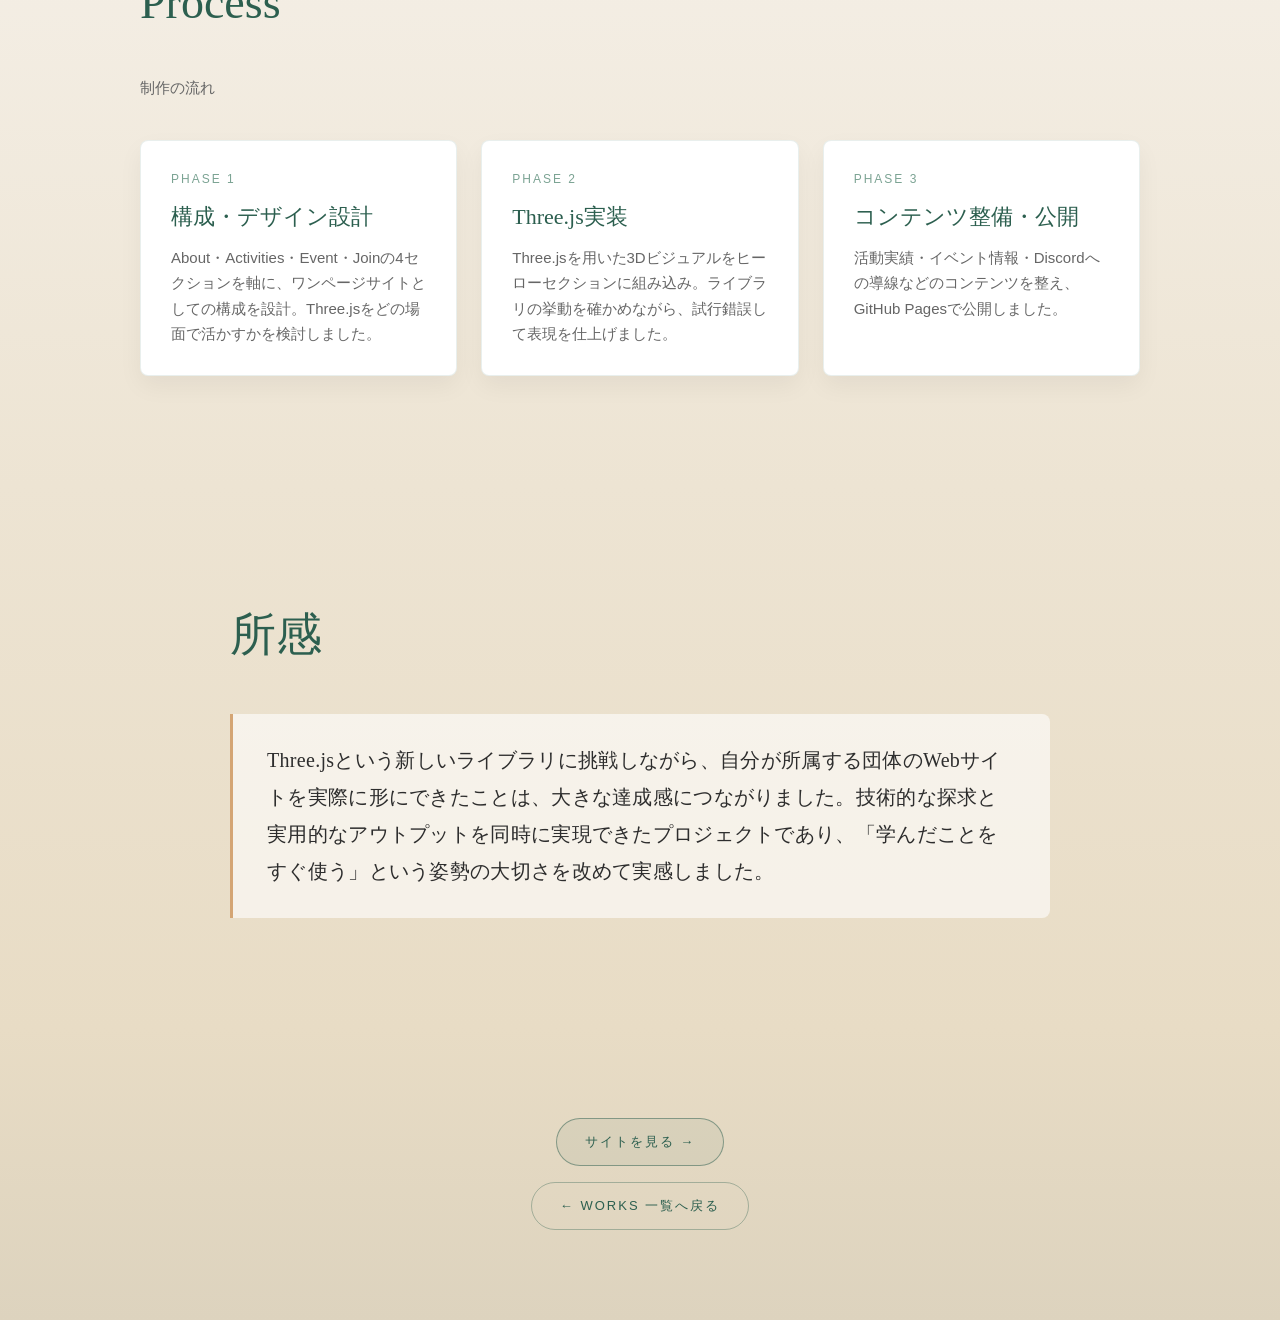
<file: assets/next/work6.html>
<!doctype html>
<html lang="ja">
  <head>
    <meta charset="UTF-8" />
    <meta name="viewport" content="width=device-width, initial-scale=1.0" />
    <title>DreamLab Website</title>
    <link rel="stylesheet" href="./../../assets/css/style_work2.css" />
  </head>
  <body>
    <!-- Header -->
    <header class="header" id="header">
      <div class="header-container">
        <a href="#home" class="logo">
          <img src="/assets/img/logo.png" alt="K Logo" />
        </a>
        <nav class="nav">
          <a href="./../../index.html#home" class="nav-link active">Home</a>
          <a href="./../../index.html#about" class="nav-link">About</a>
          <a href="./../../index.html#works" class="nav-link">Works</a>
        </nav>
      </div>
    </header>

    <section class="overview">
      <div class="overview-container">
        <div class="overview-content">
          <h2 class="section-title">Overview</h2>
          <p>
            DreamLabは、東京情報大学の学生企業団体のWebサイトです。Three.jsを活用した3Dビジュアルを取り入れ、団体の活動・イベント・メンバー募集情報を発信するワンページサイトとして制作しました。
          </p>
          <p>
            地元水産加工会社との共同商品開発や学園祭での販売など、リアルなビジネス体験を積む団体の魅力を、インタラクティブなUIで表現しています。
          </p>
          <div class="tech-stack">
            <h3>使用技術</h3>
            <div class="tech-tags">
              <span class="tech-tag">HTML</span>
              <span class="tech-tag">CSS</span>
              <span class="tech-tag">JavaScript</span>
              <span class="tech-tag">Three.js</span>
            </div>
          </div>
        </div>
      </div>
    </section>

    <section class="background-section">
      <div class="background-container">
        <h2 class="section-title">開発背景</h2>
        <div class="background-grid">
          <div class="background-card">
            <div class="card-icon">🧊</div>
            <h3>Three.jsへの興味</h3>
            <p>
              Three.jsを学ぶ中で、「実際にどんなものが作れるのか」を試したいという好奇心が生まれ、実制作を通じて理解を深めることにしました。
            </p>
          </div>
          <div class="background-card">
            <div class="card-icon">🌐</div>
            <h3>団体のWebサイトがなかった</h3>
            <p>
              自身が所属する学生企業団体DreamLabには公式Webサイトがなく、活動情報やイベント告知を発信できる場所が必要だと感じていました。
            </p>
          </div>
          <div class="background-card full">
            <div class="card-icon">🐟</div>
            <h3>DreamLabの活動を届けるために</h3>
            <p>
              東京情報大学校友会の支援のもと、地元の水産加工会社・斎藤商店と共同でサンマボールを開発し、学園祭で200食を完売するなど実績を重ねてきた団体の魅力を、Webを通じて広く発信したいという思いがサイト制作の原点です。
            </p>
          </div>
        </div>
      </div>
    </section>

    <section class="process">
      <div class="process-container">
        <h2 class="section-title">Process</h2>
        <p
          style="
            color: var(--color-text-light);
            font-size: 15px;
            margin-bottom: 0;
          "
        >
          制作の流れ
        </p>
        <div class="timeline">
          <div class="timeline-item">
            <p class="timeline-phase">Phase 1</p>
            <h3 class="timeline-title">構成・デザイン設計</h3>
            <p class="timeline-desc">
              About・Activities・Event・Joinの4セクションを軸に、ワンページサイトとしての構成を設計。Three.jsをどの場面で活かすかを検討しました。
            </p>
          </div>
          <div class="timeline-item">
            <p class="timeline-phase">Phase 2</p>
            <h3 class="timeline-title">Three.js実装</h3>
            <p class="timeline-desc">
              Three.jsを用いた3Dビジュアルをヒーローセクションに組み込み。ライブラリの挙動を確かめながら、試行錯誤して表現を仕上げました。
            </p>
          </div>
          <div class="timeline-item">
            <p class="timeline-phase">Phase 3</p>
            <h3 class="timeline-title">コンテンツ整備・公開</h3>
            <p class="timeline-desc">
              活動実績・イベント情報・Discordへの導線などのコンテンツを整え、GitHub
              Pagesで公開しました。
            </p>
          </div>
        </div>
      </div>
    </section>

    <section class="reflection">
      <div class="reflection-container">
        <h2 class="section-title">所感</h2>
        <blockquote>
          Three.jsという新しいライブラリに挑戦しながら、自分が所属する団体のWebサイトを実際に形にできたことは、大きな達成感につながりました。技術的な探求と実用的なアウトプットを同時に実現できたプロジェクトであり、「学んだことをすぐ使う」という姿勢の大切さを改めて実感しました。
        </blockquote>
      </div>
    </section>

    <section class="cta-section">
      <div
        style="
          display: flex;
          flex-direction: column;
          align-items: center;
          gap: 16px;
        "
      >
        <a
          href="https://kaikaitripabroad.github.io/DreamLab/"
          target="_blank"
          rel="noopener noreferrer"
          class="back-btn"
          style="
            border-color: rgba(44, 95, 79, 0.5);
            background: rgba(44, 95, 79, 0.06);
          "
        >
          サイトを見る →
        </a>
        <a class="back-btn" href="./../../index.html#works">
          ← Works 一覧へ戻る
        </a>
      </div>
    </section>

    <script>
      const header = document.getElementById("header");
      window.addEventListener("scroll", () => {
        header.classList.toggle("scrolled", window.scrollY > 50);
      });
    </script>
  </body>
</html>
</file>
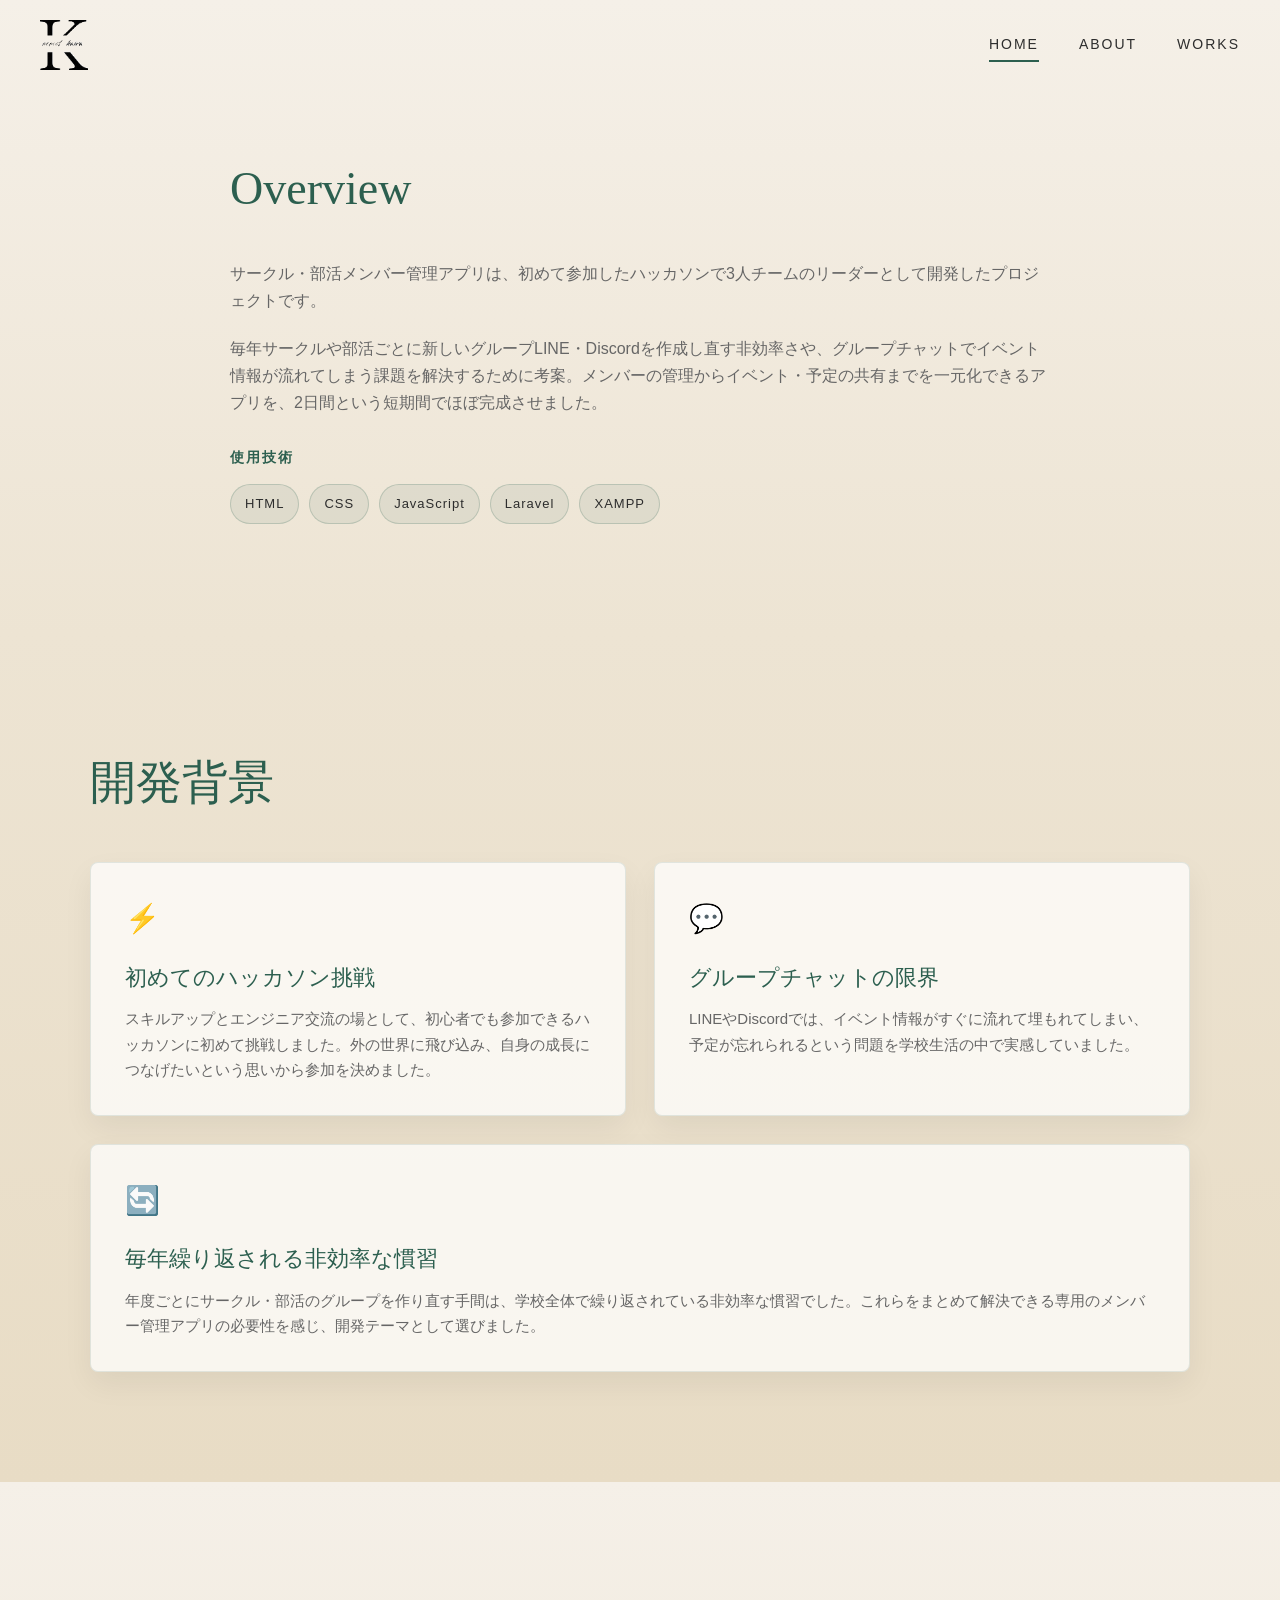
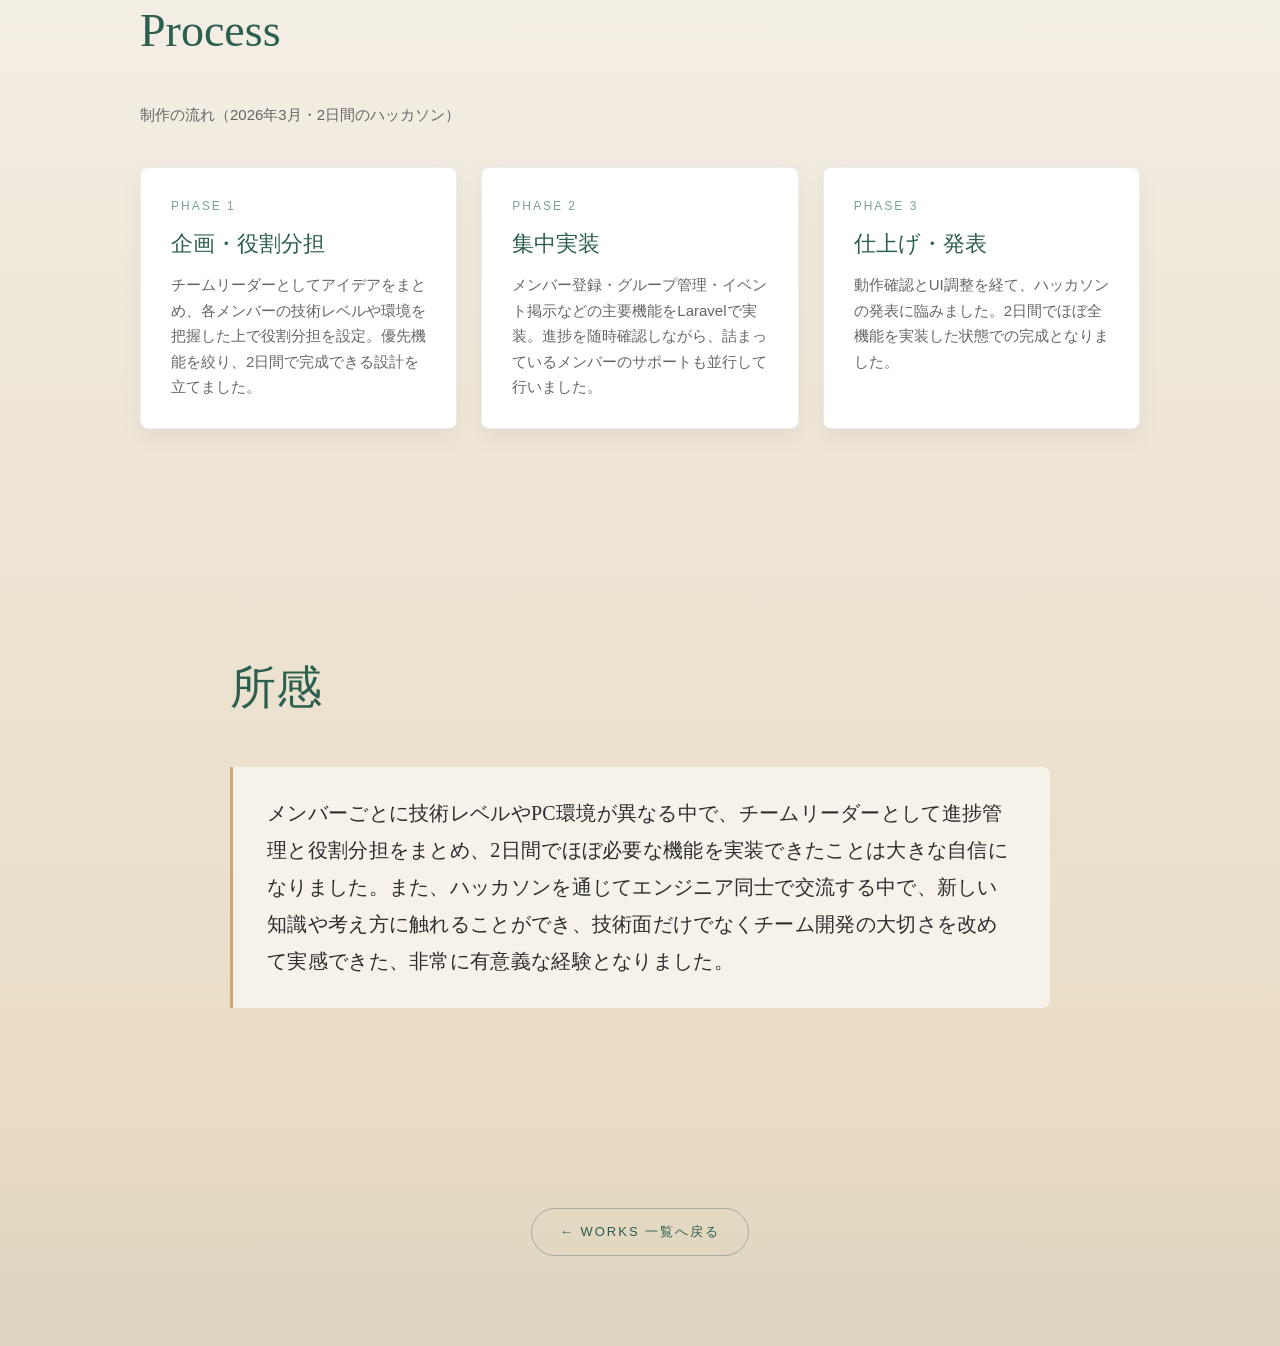
<file: assets/next/work7.html>
<!doctype html>
<html lang="ja">
  <head>
    <meta charset="UTF-8" />
    <meta name="viewport" content="width=device-width, initial-scale=1.0" />
    <title>サークル・部活メンバー管理アプリ</title>
    <link rel="stylesheet" href="./../../assets/css/style_work2.css" />
  </head>
  <body>
    <!-- Header -->
    <header class="header" id="header">
      <div class="header-container">
        <a href="#home" class="logo">
          <img src="/assets/img/logo.png" alt="K Logo" />
        </a>
        <nav class="nav">
          <a href="./../../index.html#home" class="nav-link active">Home</a>
          <a href="./../../index.html#about" class="nav-link">About</a>
          <a href="./../../index.html#works" class="nav-link">Works</a>
        </nav>
      </div>
    </header>

    <section class="overview">
      <div class="overview-container">
        <div class="overview-content">
          <h2 class="section-title">Overview</h2>
          <p>
            サークル・部活メンバー管理アプリは、初めて参加したハッカソンで3人チームのリーダーとして開発したプロジェクトです。
          </p>
          <p>
            毎年サークルや部活ごとに新しいグループLINE・Discordを作成し直す非効率さや、グループチャットでイベント情報が流れてしまう課題を解決するために考案。メンバーの管理からイベント・予定の共有までを一元化できるアプリを、2日間という短期間でほぼ完成させました。
          </p>
          <div class="tech-stack">
            <h3>使用技術</h3>
            <div class="tech-tags">
              <span class="tech-tag">HTML</span>
              <span class="tech-tag">CSS</span>
              <span class="tech-tag">JavaScript</span>
              <span class="tech-tag">Laravel</span>
              <span class="tech-tag">XAMPP</span>
            </div>
          </div>
        </div>
      </div>
    </section>

    <section class="background-section">
      <div class="background-container">
        <h2 class="section-title">開発背景</h2>
        <div class="background-grid">
          <div class="background-card">
            <div class="card-icon">⚡</div>
            <h3>初めてのハッカソン挑戦</h3>
            <p>
              スキルアップとエンジニア交流の場として、初心者でも参加できるハッカソンに初めて挑戦しました。外の世界に飛び込み、自身の成長につなげたいという思いから参加を決めました。
            </p>
          </div>
          <div class="background-card">
            <div class="card-icon">💬</div>
            <h3>グループチャットの限界</h3>
            <p>
              LINEやDiscordでは、イベント情報がすぐに流れて埋もれてしまい、予定が忘れられるという問題を学校生活の中で実感していました。
            </p>
          </div>
          <div class="background-card full">
            <div class="card-icon">🔄</div>
            <h3>毎年繰り返される非効率な慣習</h3>
            <p>
              年度ごとにサークル・部活のグループを作り直す手間は、学校全体で繰り返されている非効率な慣習でした。これらをまとめて解決できる専用のメンバー管理アプリの必要性を感じ、開発テーマとして選びました。
            </p>
          </div>
        </div>
      </div>
    </section>

    <section class="process">
      <div class="process-container">
        <h2 class="section-title">Process</h2>
        <p style="color: var(--color-text-light); font-size: 15px; margin-bottom: 0;">
          制作の流れ（2026年3月・2日間のハッカソン）
        </p>
        <div class="timeline">
          <div class="timeline-item">
            <p class="timeline-phase">Phase 1</p>
            <h3 class="timeline-title">企画・役割分担</h3>
            <p class="timeline-desc">
              チームリーダーとしてアイデアをまとめ、各メンバーの技術レベルや環境を把握した上で役割分担を設定。優先機能を絞り、2日間で完成できる設計を立てました。
            </p>
          </div>
          <div class="timeline-item">
            <p class="timeline-phase">Phase 2</p>
            <h3 class="timeline-title">集中実装</h3>
            <p class="timeline-desc">
              メンバー登録・グループ管理・イベント掲示などの主要機能をLaravelで実装。進捗を随時確認しながら、詰まっているメンバーのサポートも並行して行いました。
            </p>
          </div>
          <div class="timeline-item">
            <p class="timeline-phase">Phase 3</p>
            <h3 class="timeline-title">仕上げ・発表</h3>
            <p class="timeline-desc">
              動作確認とUI調整を経て、ハッカソンの発表に臨みました。2日間でほぼ全機能を実装した状態での完成となりました。
            </p>
          </div>
        </div>
      </div>
    </section>

    <section class="reflection">
      <div class="reflection-container">
        <h2 class="section-title">所感</h2>
        <blockquote>
          メンバーごとに技術レベルやPC環境が異なる中で、チームリーダーとして進捗管理と役割分担をまとめ、2日間でほぼ必要な機能を実装できたことは大きな自信になりました。また、ハッカソンを通じてエンジニア同士で交流する中で、新しい知識や考え方に触れることができ、技術面だけでなくチーム開発の大切さを改めて実感できた、非常に有意義な経験となりました。
        </blockquote>
      </div>
    </section>

    <section class="cta-section">
      <a class="back-btn" href="./../../index.html#works">
        ← Works 一覧へ戻る
      </a>
    </section>

    <script>
      const header = document.getElementById('header');
      window.addEventListener('scroll', () => {
        header.classList.toggle('scrolled', window.scrollY > 50);
      });
    </script>
  </body>
</html>
</file>
<file: assets/css/style.css>
:root {
    --color-primary: #2c5f4f;
    --color-secondary: #7ba393;
    --color-accent: #d4a574;
    --color-text: #2d2d2d;
    --color-text-light: #666;
    --color-bg: #fdfbf7;
    --color-white: #ffffff;
    --font-display: 'Cormorant Garamond', serif;
    --font-body: 'Lato', sans-serif;
    --transition: all 0.6s cubic-bezier(0.16, 1, 0.3, 1);
}

* {
    margin: 0;
    padding: 0;
    box-sizing: border-box;
}

html {
    scroll-behavior: smooth;
}

body {
    font-family: var(--font-body);
    color: var(--color-text);
    background-color: var(--color-bg);
    line-height: 1.6;
    overflow-x: hidden;
}

/* Loading Screen */
.loading-screen {
    position: fixed;
    top: 0;
    left: 0;
    width: 100%;
    height: 100vh;
    background: linear-gradient(180deg, rgba(44, 95, 79, 0.25) 0%, rgba(44, 95, 79, 0.45) 100%);
    backdrop-filter: blur(10px);
    display: flex;
    align-items: center;
    justify-content: center;
    z-index: 9999;
    transition: opacity 0.8s ease, visibility 0.8s ease;
    overflow: hidden;
}

.loading-screen.hidden {
    opacity: 0;
    visibility: hidden;
}

.loading-screen.hidden {
    opacity: 0;
}

.loading-screen.hidden .loading-content {
    opacity: 0;
    transform: scale(0.98);
}

.loading-content {
    text-align: center;
    position: relative;
    z-index: 2;
    transition: opacity 0.6s ease, transform 0.6s ease;
}

.loading-spinner {
    margin-top: 30px;
    width: 50px;
    height: 50px;
    border: 3px solid var(--color-secondary);
    border-top-color: var(--color-primary);
    border-radius: 50%;
    animation: spin 1s linear infinite;
    margin-left: auto;
    margin-right: auto;
}

@keyframes spin {
    to {
        transform: rotate(360deg);
    }
}

/* Header */
.header {
    position: fixed;
    top: 0;
    left: 0;
    width: 100%;
    z-index: 1000;
    padding: 20px 0;
    background-color: transparent;
    transition: var(--transition);
}

.header.scrolled {
    background-color: rgba(253, 251, 247, 0.95);
    backdrop-filter: blur(10px);
    box-shadow: 0 2px 20px rgba(0, 0, 0, 0.05);
    padding: 15px 0;
}

.header-container {
    max-width: 1400px;
    margin: 0 auto;
    padding: 0 40px;
    display: flex;
    justify-content: space-between;
    align-items: center;
}

.logo img {
    height: 50px;
    width: auto;
    transition: var(--transition);
}

.header.scrolled .logo img {
    height: 40px;
}

.nav {
    display: flex;
    gap: 40px;
}

.nav-link {
    color: var(--color-text);
    text-decoration: none;
    font-size: 14px;
    letter-spacing: 2px;
    text-transform: uppercase;
    font-weight: 400;
    position: relative;
    transition: var(--transition);
}

.nav-link::after {
    content: '';
    position: absolute;
    bottom: -5px;
    left: 0;
    width: 0;
    height: 2px;
    background-color: var(--color-primary);
    transition: var(--transition);
}

.nav-link:hover::after,
.nav-link.active::after {
    width: 100%;
}

/* Hero Section */
.hero {
    position: relative;
    height: 100vh;
    display: flex;
    align-items: center;
    justify-content: center;
    overflow: hidden;
}

.hero-image {
    position: absolute;
    top: 0;
    left: 0;
    width: 100%;
    height: 100%;
    z-index: 1;
}

.hero-image::after {
    content: '';
    position: absolute;
    top: 0;
    left: 0;
    width: 100%;
    height: 100%;
    background: linear-gradient(180deg, rgba(44, 95, 79, 0.3) 0%, rgba(44, 95, 79, 0.5) 100%);
}

.hero-image img {
    width: 100%;
    height: 100%;
    object-fit: cover;
    animation: slowZoom 20s ease infinite alternate;
}

@keyframes slowZoom {
    0% {
        transform: scale(1);
    }
    100% {
        transform: scale(1.1);
    }
}

.hero-content {
    position: relative;
    z-index: 2;
    text-align: center;
    color: var(--color-white);
}

.hero-title {
    font-family: var(--font-display);
    font-size: clamp(60px, 10vw, 120px);
    font-weight: 300;
    letter-spacing: 8px;
    line-height: 1.1;
    margin-bottom: 20px;
    display: flex;
    flex-direction: column;
    gap: 10px;
}

.hero-title-line {
    display: block;
    animation: fadeInUp 1s ease forwards;
    opacity: 0;
}

.hero-title-line:nth-child(1) {
    animation-delay: 0.3s;
}

.hero-title-line:nth-child(2) {
    animation-delay: 0.5s;
}

@keyframes fadeInUp {
    from {
        opacity: 0;
        transform: translateY(30px);
    }
    to {
        opacity: 1;
        transform: translateY(0);
    }
}

.hero-subtitle {
    font-size: 16px;
    letter-spacing: 4px;
    text-transform: uppercase;
    font-weight: 300;
    animation: fadeInUp 1s ease 0.7s forwards;
    opacity: 0;
}

.scroll-indicator {
    position: absolute;
    bottom: 40px;
    left: 50%;
    transform: translateX(-50%);
    z-index: 2;
    color: var(--color-white);
    display: flex;
    flex-direction: column;
    align-items: center;
    gap: 10px;
    animation: fadeInUp 1s ease 1s forwards;
    opacity: 0;
}

.scroll-indicator span {
    font-size: 12px;
    letter-spacing: 2px;
    text-transform: uppercase;
}

.scroll-line {
    width: 1px;
    height: 50px;
    background: linear-gradient(180deg, var(--color-white) 0%, transparent 100%);
    animation: scrollDown 2s ease infinite;
}

@keyframes scrollDown {
    0% {
        transform: translateY(0);
        opacity: 0;
    }
    50% {
        opacity: 1;
    }
    100% {
        transform: translateY(20px);
        opacity: 0;
    }
}

/* About Section */
.about {
    padding: 120px 40px;
    background: linear-gradient(180deg, #f5f0e8 0%, #ede4d3 100%);
}

.about-container {
    max-width: 1200px;
    margin: 0 auto;
    display: grid;
    grid-template-columns: 1fr 1fr;
    gap: 80px;
    align-items: start;
}

.section-title {
    font-family: var(--font-display);
    font-size: clamp(36px, 5vw, 48px);
    font-weight: 300;
    margin-bottom: 40px;
    color: var(--color-primary);
}

.about-content p {
    margin-bottom: 20px;
    font-size: 16px;
    line-height: 1.8;
    color: var(--color-text-light);
}

.about-details {
    margin-top: 50px;
    display: flex;
    flex-direction: column;
    gap: 30px;
}

.detail-item h3 {
    font-family: var(--font-body);
    font-size: 14px;
    font-weight: 700;
    letter-spacing: 2px;
    text-transform: uppercase;
    color: var(--color-primary);
    margin-bottom: 8px;
}

.detail-item p {
    margin: 0;
    font-size: 15px;
}

.about-image {
    position: sticky;
    top: 100px;
}

.about-image img {
    width: 100%;
    height: auto;
    object-fit: cover;
    border-radius: 2px;
    box-shadow: 0 20px 60px rgba(0, 0, 0, 0.1);
}

/* Works Section */
.works {
    padding: 120px 40px;
    background: linear-gradient(180deg, #ede4d3 0%, #e8dcc5 100%);
}

.works-container {
    max-width: 1400px;
    margin: 0 auto;
}

.works-grid {
    display: grid;
    grid-template-columns: repeat(2, 1fr);
    gap: 40px;
    margin-top: 60px;
}

.work-item {
    position: relative;
    aspect-ratio: 4/3;
    overflow: hidden;
    cursor: pointer;
    border-radius: 2px;
    box-shadow: 0 10px 40px rgba(0, 0, 0, 0.08);
    transition: var(--transition);
}

.work-item:hover {
    transform: translateY(-10px);
    box-shadow: 0 20px 60px rgba(0, 0, 0, 0.15);
}

.work-image {
    width: 100%;
    height: 100%;
}

.work-image img {
    width: 100%;
    height: 100%;
    object-fit: contain;
    transition: var(--transition);
}

.work-item:hover .work-image img {
    transform: scale(1.05);
}

.work-overlay {
    position: absolute;
    top: 0;
    left: 0;
    width: 100%;
    height: 100%;
    background: linear-gradient(180deg, rgba(44, 95, 79, 0.8) 0%, rgba(44, 95, 79, 0.95) 100%);
    display: flex;
    flex-direction: column;
    align-items: center;
    justify-content: center;
    gap: 15px;
    opacity: 0;
    transition: var(--transition);
    padding: 30px;
    
}

.work-item:hover .work-overlay {
    opacity: 1;
}

.work-overlay h3 {
    font-family: var(--font-display);
    font-size: 28px;
    font-weight: 400;
    color: var(--color-white);
    text-align: center;
}

.work-overlay p {
    font-size: 14px;
    color: rgba(255, 255, 255, 0.8);
    letter-spacing: 1px;
}

.work-icons {
    display: flex;
    gap: 20px;
    margin-top: 20px;
}

.work-icon {
    width: 44px;
    height: 44px;
    border: 1px solid rgba(255, 255, 255, 0.3);
    background-color: transparent;
    border-radius: 50%;
    display: flex;
    align-items: center;
    justify-content: center;
    color: var(--color-white);
    cursor: pointer;
    transition: var(--transition);
}

.work-icon:hover {
    background-color: var(--color-white);
    color: var(--color-primary);
    border-color: var(--color-white);
    transform: scale(1.1);
}

.work-icon svg {
    width: 20px;
    height: 20px;
    stroke-width: 2;
}

/* Footer */
.footer {
    background: linear-gradient(135deg, #1a1a1a 0%, #2d2d2d 100%);
    padding: 60px 40px 40px;
    color: var(--color-white);
    font-family: var(--font-body);
}

.footer-container {
    max-width: 1200px;
    margin: 0 auto;
    text-align: center;
}

.footer-email {
    display: inline-flex;
    align-items: center;
    gap: 15px;
    color: var(--color-white);
    text-decoration: none;
    font-size: 15px;
    margin-bottom: 30px;
    transition: var(--transition);
    padding: 15px 30px;
    border: 1px solid rgba(255, 255, 255, 0.3);
    border-radius: 50px;
}

.footer-email:hover {
    background-color: rgba(255, 255, 255, 0.1);
    transform: translateY(-3px);
}

.email-icon {
    width: 24px;
    height: 24px;
    stroke-width: 2;
}

.copyright {
    font-size: 13px;
    margin-top: 40px;
    opacity: 0.8;
    letter-spacing: 1px;
}

.page-top {
    margin-top: 30px;
    padding: 12px 30px;
    background-color: transparent;
    border: 1px solid rgba(255, 255, 255, 0.5);
    color: var(--color-white);
    font-size: 12px;
    letter-spacing: 2px;
    text-transform: uppercase;
    cursor: pointer;
    transition: var(--transition);
    border-radius: 30px;
}

.page-top:hover {
    background-color: var(--color-white);
    color: #1a1a1a;
    transform: translateY(-3px);
}

/* Responsive */
@media (max-width: 1024px) {
    .about-container {
        grid-template-columns: 1fr;
        gap: 50px;
    }
    
    .about-image {
        position: relative;
        top: 0;
    }
    
    .works-grid {
        grid-template-columns: 1fr;
    }
}

@media (max-width: 768px) {
    .header-container {
        padding: 0 20px;
    }
    
    .nav {
        gap: 20px;
    }
    
    .nav-link {
        font-size: 12px;
    }
    
    .hero-title {
        letter-spacing: 4px;
    }
    
    .about,
    .works {
        padding: 80px 20px;
    }
    
    .works-grid {
        gap: 30px;
    }
    
    .footer {
        padding: 40px 20px 30px;
    }
}
</file>
<file: assets/css/style_work1.css>
:root {
  --color-primary: #2c5f4f;
  --color-secondary: #7ba393;
  --color-accent: #d4a574;
  --color-text: #2d2d2d;
  --color-text-light: #666;
  --color-bg: #fdfbf7;
  --color-white: #ffffff;
  --font-display: 'Cormorant Garamond', serif;
  --font-body: 'Lato', sans-serif;
  --transition: all 0.6s cubic-bezier(0.16, 1, 0.3, 1);
}

* {
  margin: 0;
  padding: 0;
  box-sizing: border-box;
}

html {
  scroll-behavior: smooth;
}

body {
  font-family: var(--font-body);
  color: var(--color-text);
  background-color: var(--color-bg);
  line-height: 1.7;
  overflow-x: hidden;
}

img {
  max-width: 100%;
  display: block;
}

a {
  color: inherit;
  text-decoration: none;
}

/* Header */
.header {
  position: fixed;
  top: 0;
  left: 0;
  width: 100%;
  z-index: 1000;
  padding: 20px 0;
  background-color: transparent;
  transition: var(--transition);
}

.header.scrolled {
  background-color: rgba(253, 251, 247, 0.95);
  backdrop-filter: blur(10px);
  box-shadow: 0 2px 20px rgba(0, 0, 0, 0.05);
  padding: 15px 0;
}

.header-container {
  max-width: 1400px;
  margin: 0 auto;
  padding: 0 40px;
  display: flex;
  justify-content: space-between;
  align-items: center;
}

.logo img {
  height: 50px;
  width: auto;
  transition: var(--transition);
}

.header.scrolled .logo img {
  height: 40px;
}

.nav {
  display: flex;
  gap: 40px;
}

.nav-link {
  color: var(--color-text);
  font-size: 14px;
  letter-spacing: 2px;
  text-transform: uppercase;
  font-weight: 400;
  position: relative;
  transition: var(--transition);
}

.nav-link::after {
  content: '';
  position: absolute;
  bottom: -5px;
  left: 0;
  width: 0;
  height: 2px;
  background-color: var(--color-primary);
  transition: var(--transition);
}

.nav-link:hover::after,
.nav-link.active::after {
  width: 100%;
}

/* Hero */
.hero {
  position: relative;
  min-height: 100vh;
  display: flex;
  align-items: center;
  padding: 140px 40px 120px;
  overflow: hidden;
}

.hero-image {
  position: absolute;
  inset: 0;
  z-index: 1;
}

.hero-image::after {
  content: '';
  position: absolute;
  inset: 0;
  background: linear-gradient(180deg, rgba(44, 95, 79, 0.35) 0%, rgba(44, 95, 79, 0.6) 100%);
}

.hero-image img {
  width: 100%;
  height: 100%;
  object-fit: cover;
  animation: slowZoom 20s ease infinite alternate;
}

@keyframes slowZoom {
  0% {
    transform: scale(1);
  }
  100% {
    transform: scale(1.08);
  }
}

.hero-content {
  position: relative;
  z-index: 2;
  color: var(--color-white);
  max-width: 680px;
  padding: 28px 30px;
  border-radius: 8px;
  background: rgba(0, 0, 0, 0.28);
  backdrop-filter: blur(6px);
  box-shadow: 0 18px 45px rgba(0, 0, 0, 0.25);
}

.hero-tag {
  font-size: 12px;
  letter-spacing: 3px;
  text-transform: uppercase;
  margin-bottom: 18px;
  opacity: 0.8;
}

.hero-title {
  font-family: var(--font-display);
  font-size: clamp(48px, 8vw, 108px);
  font-weight: 300;
  letter-spacing: 6px;
  line-height: 1.05;
  margin-bottom: 18px;
  display: flex;
  flex-direction: column;
  gap: 8px;
}

.hero-title-line {
  display: block;
  animation: fadeInUp 1s ease forwards;
  opacity: 0;
}

.hero-title-line:nth-child(1) {
  animation-delay: 0.3s;
}

.hero-title-line:nth-child(2) {
  animation-delay: 0.5s;
}

.hero-title-line:nth-child(3) {
  animation-delay: 0.7s;
}

.hero-subtitle {
  font-size: 16px;
  letter-spacing: 1px;
  text-transform: none;
  font-weight: 300;
  margin-bottom: 26px;
  animation: fadeInUp 1s ease 0.9s forwards;
  opacity: 0;
}

.hero-meta {
  display: grid;
  grid-template-columns: repeat(auto-fit, minmax(160px, 1fr));
  gap: 20px;
  margin-top: 18px;
}

.hero-meta-item {
  padding: 14px 16px;
  border: 1px solid rgba(255, 255, 255, 0.3);
  border-radius: 4px;
  backdrop-filter: blur(6px);
  background: rgba(255, 255, 255, 0.08);
}

.hero-meta-label {
  display: block;
  font-size: 12px;
  letter-spacing: 2px;
  text-transform: uppercase;
  margin-bottom: 6px;
  opacity: 0.7;
}

.hero-meta-value {
  font-size: 15px;
  font-weight: 400;
}

@keyframes fadeInUp {
  from {
    opacity: 0;
    transform: translateY(30px);
  }
  to {
    opacity: 1;
    transform: translateY(0);
  }
}

.scroll-indicator {
  position: absolute;
  bottom: 40px;
  left: 50%;
  transform: translateX(-50%);
  z-index: 2;
  color: var(--color-white);
  display: flex;
  flex-direction: column;
  align-items: center;
  gap: 10px;
  animation: fadeInUp 1s ease 1.1s forwards;
  opacity: 0;
}

.scroll-indicator span {
  font-size: 12px;
  letter-spacing: 2px;
  text-transform: uppercase;
}

.scroll-line {
  width: 1px;
  height: 50px;
  background: linear-gradient(180deg, var(--color-white) 0%, transparent 100%);
  animation: scrollDown 2s ease infinite;
}

@keyframes scrollDown {
  0% {
    transform: translateY(0);
    opacity: 0;
  }
  50% {
    opacity: 1;
  }
  100% {
    transform: translateY(20px);
    opacity: 0;
  }
}

/* Shared */
.section-title {
  font-family: var(--font-display);
  font-size: clamp(34px, 5vw, 46px);
  font-weight: 300;
  margin-bottom: 32px;
  color: var(--color-primary);
}

/* Overview */
.overview {
  padding: 150px 40px 110px;
  background: linear-gradient(180deg, #f5f0e8 0%, #ede4d3 100%);
}

.overview-container {
  max-width: 1000px;
  margin: 0 auto;
  display: grid;
  grid-template-columns: 1fr;
  gap: 32px;
  align-items: start;
}

.overview-content {
  max-width: 820px;
  margin: 0 auto;
}

.overview-content p {
  font-size: 16px;
  color: var(--color-text-light);
  margin-bottom: 20px;
}

.tech-stack {
  margin-top: 30px;
}

.tech-stack h3 {
  font-size: 14px;
  letter-spacing: 2px;
  text-transform: uppercase;
  color: var(--color-primary);
  margin-bottom: 14px;
}

.tech-tags {
  display: flex;
  flex-wrap: wrap;
  gap: 10px;
}

.tech-tag {
  padding: 8px 14px;
  background: rgba(44, 95, 79, 0.08);
  border: 1px solid rgba(44, 95, 79, 0.2);
  border-radius: 999px;
  font-size: 13px;
  letter-spacing: 1px;
}

.site-link-btn {
  display: inline-flex;
  align-items: center;
  gap: 10px;
  margin-top: 30px;
  padding: 14px 28px;
  border: 1px solid rgba(44, 95, 79, 0.3);
  border-radius: 999px;
  font-size: 13px;
  letter-spacing: 2px;
  text-transform: uppercase;
  color: var(--color-primary);
  transition: var(--transition);
}

.site-link-btn svg {
  width: 16px;
  height: 16px;
}

.site-link-btn:hover {
  background-color: var(--color-primary);
  color: var(--color-white);
  transform: translateY(-3px);
}

.overview-image img {
  border-radius: 6px;
  box-shadow: 0 20px 60px rgba(0, 0, 0, 0.12);
}

/* Features */
.features {
  padding: 110px 40px;
  background: linear-gradient(180deg, #ede4d3 0%, #e8dcc5 100%);
}

.features-container {
  max-width: 1200px;
  margin: 0 auto;
}

.features-grid {
  margin-top: 40px;
  display: grid;
  grid-template-columns: repeat(2, 1fr);
  gap: 30px;
}

.feature-card {
  padding: 28px 30px;
  background: rgba(255, 255, 255, 0.7);
  border: 1px solid rgba(44, 95, 79, 0.12);
  border-radius: 8px;
  box-shadow: 0 12px 30px rgba(0, 0, 0, 0.06);
  transition: var(--transition);
}

.feature-card:hover {
  transform: translateY(-8px);
  box-shadow: 0 20px 45px rgba(0, 0, 0, 0.12);
}

.feature-icon {
  font-size: 28px;
  margin-bottom: 16px;
}

.feature-card h3 {
  font-family: var(--font-display);
  font-size: 22px;
  font-weight: 400;
  margin-bottom: 10px;
  color: var(--color-primary);
}

.feature-card p {
  color: var(--color-text-light);
  font-size: 15px;
}

/* Highlights */
.highlights {
  padding: 110px 40px;
  background: linear-gradient(180deg, #1a1a1a 0%, #2d2d2d 100%);
  color: var(--color-white);
}

.highlights .section-title {
  color: var(--color-white);
}

.highlights-container {
  max-width: 1100px;
  margin: 0 auto;
}

.highlights-list {
  margin-top: 40px;
  display: grid;
  gap: 30px;
}

.highlight-item {
  display: grid;
  grid-template-columns: 70px 1fr;
  gap: 20px;
  padding: 24px 28px;
  border: 1px solid rgba(255, 255, 255, 0.15);
  border-radius: 8px;
  background: rgba(255, 255, 255, 0.05);
}

.highlight-num {
  font-family: var(--font-display);
  font-size: 36px;
  color: var(--color-accent);
}

.highlight-content h3 {
  font-family: var(--font-display);
  font-size: 22px;
  font-weight: 400;
  margin-bottom: 10px;
}

.highlight-content p {
  color: rgba(255, 255, 255, 0.7);
  font-size: 15px;
}

/* Process */
.process {
  padding: 110px 40px;
  background: linear-gradient(180deg, #f5f0e8 0%, #ede4d3 100%);
}

.process-container {
  max-width: 1000px;
  margin: 0 auto;
}

.timeline {
  margin-top: 40px;
  display: grid;
  grid-template-columns: repeat(auto-fit, minmax(260px, 1fr));
  gap: 24px;
}

.timeline-item {
  padding: 28px 30px;
  background: var(--color-white);
  border: 1px solid rgba(44, 95, 79, 0.1);
  border-radius: 8px;
  box-shadow: 0 10px 24px rgba(0, 0, 0, 0.05);
  transition: var(--transition);
}

.timeline-item:hover {
  transform: translateY(-6px);
  box-shadow: 0 18px 36px rgba(0, 0, 0, 0.1);
}

.timeline-phase {
  font-size: 12px;
  letter-spacing: 2px;
  text-transform: uppercase;
  color: var(--color-secondary);
  margin-bottom: 8px;
}

.timeline-title {
  font-family: var(--font-display);
  font-size: 22px;
  font-weight: 400;
  color: var(--color-primary);
  margin-bottom: 10px;
}

.timeline-desc {
  color: var(--color-text-light);
  font-size: 15px;
}

/* CTA */
.cta-section {
  padding: 90px 40px;
  background: linear-gradient(180deg, #ede4d3 0%, #e8dcc5 100%);
  text-align: center;
}

.cta-tag {
  font-size: 12px;
  letter-spacing: 3px;
  text-transform: uppercase;
  color: var(--color-secondary);
  margin-bottom: 16px;
}

.cta-title {
  font-family: var(--font-display);
  font-size: clamp(36px, 5vw, 54px);
  font-weight: 300;
  color: var(--color-primary);
  margin-bottom: 30px;
}

.cta-btn {
  display: inline-flex;
  align-items: center;
  gap: 10px;
  padding: 14px 32px;
  border-radius: 999px;
  border: 1px solid rgba(44, 95, 79, 0.3);
  color: var(--color-primary);
  letter-spacing: 2px;
  text-transform: uppercase;
  font-size: 13px;
  transition: var(--transition);
}

.cta-btn svg {
  width: 18px;
  height: 18px;
}

.cta-btn:hover {
  background-color: var(--color-primary);
  color: var(--color-white);
  transform: translateY(-3px);
}

.back-btn {
  display: inline-flex;
  align-items: center;
  justify-content: center;
  gap: 8px;
  padding: 12px 28px;
  border-radius: 999px;
  border: 1px solid rgba(44, 95, 79, 0.35);
  color: var(--color-primary);
  font-size: 13px;
  letter-spacing: 2px;
  text-transform: uppercase;
  transition: var(--transition);
}

.back-btn:hover {
  background-color: var(--color-primary);
  color: var(--color-white);
  transform: translateY(-3px);
}

/* Responsive */
@media (max-width: 1024px) {
  .overview-container {
    grid-template-columns: 1fr;
  }

  .features-grid {
    grid-template-columns: 1fr;
  }
}

@media (max-width: 768px) {
  .header-container {
    padding: 0 20px;
  }

  .nav {
    gap: 20px;
  }

  .nav-link {
    font-size: 12px;
  }

  .hero {
    padding: 120px 20px 100px;
  }

  .hero-content {
    padding: 22px 20px;
  }

  .hero-title {
    letter-spacing: 4px;
  }

  .overview,
  .features,
  .highlights,
  .process,
  .cta-section {
    padding: 90px 20px;
  }

  .highlight-item {
    grid-template-columns: 1fr;
  }
}
</file>
<file: assets/css/style_work3.css>
:root {
  --color-primary: #2c5f4f;
  --color-secondary: #7ba393;
  --color-accent: #d4a574;
  --color-text: #2d2d2d;
  --color-text-light: #666;
  --color-bg: #fdfbf7;
  --color-white: #ffffff;
  --font-display: "Cormorant Garamond", serif;
  --font-body: "Lato", sans-serif;
  --transition: all 0.6s cubic-bezier(0.16, 1, 0.3, 1);
}

* {
  margin: 0;
  padding: 0;
  box-sizing: border-box;
}

html {
  scroll-behavior: smooth;
}

body {
  font-family: var(--font-body);
  color: var(--color-text);
  background-color: var(--color-bg);
  line-height: 1.7;
  overflow-x: hidden;
}

img {
  max-width: 100%;
  display: block;
}

a {
  color: inherit;
  text-decoration: none;
}

/* ── Header ── */
.header {
  position: fixed;
  top: 0;
  left: 0;
  width: 100%;
  z-index: 1000;
  padding: 20px 0;
  background-color: transparent;
  transition: var(--transition);
}

.header.scrolled {
  background-color: rgba(253, 251, 247, 0.95);
  backdrop-filter: blur(10px);
  box-shadow: 0 2px 20px rgba(0, 0, 0, 0.05);
  padding: 15px 0;
}

.header-container {
  max-width: 1400px;
  margin: 0 auto;
  padding: 0 40px;
  display: flex;
  justify-content: space-between;
  align-items: center;
}

.logo img {
  height: 50px;
  width: auto;
  transition: var(--transition);
}

.header.scrolled .logo img {
  height: 40px;
}

.nav {
  display: flex;
  gap: 40px;
}

.nav-link {
  color: var(--color-text);
  font-size: 14px;
  letter-spacing: 2px;
  text-transform: uppercase;
  font-weight: 400;
  position: relative;
  transition: var(--transition);
}

.nav-link::after {
  content: "";
  position: absolute;
  bottom: -5px;
  left: 0;
  width: 0;
  height: 2px;
  background-color: var(--color-primary);
  transition: var(--transition);
}

.nav-link:hover::after,
.nav-link.active::after {
  width: 100%;
}

/* ── Shared ── */
.section-title {
  font-family: var(--font-display);
  font-size: clamp(34px, 5vw, 46px);
  font-weight: 300;
  margin-bottom: 32px;
  color: var(--color-primary);
}

/* ── Overview ── */
.overview {
  padding: 150px 40px 110px;
  background: linear-gradient(180deg, #f5f0e8 0%, #ede4d3 100%);
}

.overview-container {
  max-width: 1000px;
  margin: 0 auto;
  display: grid;
  grid-template-columns: 1fr;
  gap: 32px;
  align-items: start;
}

.overview-content {
  max-width: 820px;
  margin: 0 auto;
}

.overview-content p {
  font-size: 16px;
  color: var(--color-text-light);
  margin-bottom: 20px;
}

.tech-stack {
  margin-top: 30px;
}

.tech-stack h3 {
  font-size: 14px;
  letter-spacing: 2px;
  text-transform: uppercase;
  color: var(--color-primary);
  margin-bottom: 14px;
}

.tech-tags {
  display: flex;
  flex-wrap: wrap;
  gap: 10px;
}

.tech-tag {
  padding: 8px 14px;
  background: rgba(44, 95, 79, 0.08);
  border: 1px solid rgba(44, 95, 79, 0.2);
  border-radius: 999px;
  font-size: 13px;
  letter-spacing: 1px;
}

/* ── Background ── */
.background-section {
  padding: 110px 40px;
  background: linear-gradient(180deg, #ede4d3 0%, #e8dcc5 100%);
}

.background-container {
  max-width: 1100px;
  margin: 0 auto;
}

.background-grid {
  margin-top: 40px;
  display: grid;
  grid-template-columns: repeat(2, 1fr);
  gap: 28px;
}

.background-card {
  padding: 32px 34px;
  background: rgba(255, 255, 255, 0.72);
  border: 1px solid rgba(44, 95, 79, 0.12);
  border-radius: 8px;
  box-shadow: 0 12px 30px rgba(0, 0, 0, 0.06);
  transition: var(--transition);
}

.background-card:hover {
  transform: translateY(-8px);
  box-shadow: 0 20px 45px rgba(0, 0, 0, 0.12);
}

.background-card.full {
  grid-column: 1 / -1;
}

.card-icon {
  font-size: 28px;
  margin-bottom: 16px;
}

.background-card h3 {
  font-family: var(--font-display);
  font-size: 22px;
  font-weight: 400;
  margin-bottom: 10px;
  color: var(--color-primary);
}

.background-card p {
  color: var(--color-text-light);
  font-size: 15px;
}

/* ── Process ── */
.process {
  padding: 110px 40px;
  background: linear-gradient(180deg, #f5f0e8 0%, #ede4d3 100%);
}

.process-container {
  max-width: 1000px;
  margin: 0 auto;
}

.timeline {
  margin-top: 40px;
  display: grid;
  grid-template-columns: repeat(auto-fit, minmax(260px, 1fr));
  gap: 24px;
}

.timeline-item {
  padding: 28px 30px;
  background: var(--color-white);
  border: 1px solid rgba(44, 95, 79, 0.1);
  border-radius: 8px;
  box-shadow: 0 10px 24px rgba(0, 0, 0, 0.05);
  transition: var(--transition);
}

.timeline-item:hover {
  transform: translateY(-6px);
  box-shadow: 0 18px 36px rgba(0, 0, 0, 0.1);
}

.timeline-phase {
  font-size: 12px;
  letter-spacing: 2px;
  text-transform: uppercase;
  color: var(--color-secondary);
  margin-bottom: 8px;
}

.timeline-title {
  font-family: var(--font-display);
  font-size: 22px;
  font-weight: 400;
  color: var(--color-primary);
  margin-bottom: 10px;
}

.timeline-desc {
  color: var(--color-text-light);
  font-size: 15px;
}

/* ── Reflection ── */
.reflection {
  padding: 110px 40px;
  background: linear-gradient(180deg, #ede4d3 0%, #e8dcc5 100%);
}

.reflection-container {
  max-width: 820px;
  margin: 0 auto;
}

.reflection blockquote {
  border-left: 3px solid var(--color-accent);
  padding: 28px 34px;
  margin-top: 40px;
  background: rgba(255, 255, 255, 0.6);
  border-radius: 0 8px 8px 0;
  font-family: var(--font-display);
  font-size: 20px;
  font-weight: 300;
  color: var(--color-text);
  line-height: 1.85;
  letter-spacing: 0.3px;
}

/* ── CTA ── */
.cta-section {
  padding: 90px 40px;
  background: linear-gradient(180deg, #e8dcc5 0%, #ddd3be 100%);
  text-align: center;
}

.back-btn {
  display: inline-flex;
  align-items: center;
  justify-content: center;
  gap: 8px;
  padding: 12px 28px;
  border-radius: 999px;
  border: 1px solid rgba(44, 95, 79, 0.35);
  color: var(--color-primary);
  font-size: 13px;
  letter-spacing: 2px;
  text-transform: uppercase;
  transition: var(--transition);
}

.back-btn:hover {
  background-color: var(--color-primary);
  color: var(--color-white);
  transform: translateY(-3px);
}

/* ── Responsive ── */
@media (max-width: 1024px) {
  .background-grid {
    grid-template-columns: 1fr;
  }

  .background-card.full {
    grid-column: auto;
  }
}

@media (max-width: 768px) {
  .header-container {
    padding: 0 20px;
  }

  .nav {
    gap: 20px;
  }

  .nav-link {
    font-size: 12px;
  }

  .overview,
  .background-section,
  .process,
  .reflection,
  .cta-section {
    padding: 80px 20px;
  }
}
</file>
<file: assets/css/style_work2.css>
:root {
  --color-primary: #2c5f4f;
  --color-secondary: #7ba393;
  --color-accent: #d4a574;
  --color-text: #2d2d2d;
  --color-text-light: #666;
  --color-bg: #fdfbf7;
  --color-white: #ffffff;
  --font-display: 'Cormorant Garamond', serif;
  --font-body: 'Lato', sans-serif;
  --transition: all 0.6s cubic-bezier(0.16, 1, 0.3, 1);
}

* {
  margin: 0;
  padding: 0;
  box-sizing: border-box;
}

html {
  scroll-behavior: smooth;
}

body {
  font-family: var(--font-body);
  color: var(--color-text);
  background-color: var(--color-bg);
  line-height: 1.7;
  overflow-x: hidden;
}

img {
  max-width: 100%;
  display: block;
}

a {
  color: inherit;
  text-decoration: none;
}

/* ── Header ── */
.header {
  position: fixed;
  top: 0;
  left: 0;
  width: 100%;
  z-index: 1000;
  padding: 20px 0;
  background-color: transparent;
  transition: var(--transition);
}

.header.scrolled {
  background-color: rgba(253, 251, 247, 0.95);
  backdrop-filter: blur(10px);
  box-shadow: 0 2px 20px rgba(0, 0, 0, 0.05);
  padding: 15px 0;
}

.header-container {
  max-width: 1400px;
  margin: 0 auto;
  padding: 0 40px;
  display: flex;
  justify-content: space-between;
  align-items: center;
}

.logo img {
  height: 50px;
  width: auto;
  transition: var(--transition);
}

.header.scrolled .logo img {
  height: 40px;
}

.nav {
  display: flex;
  gap: 40px;
}

.nav-link {
  color: var(--color-text);
  font-size: 14px;
  letter-spacing: 2px;
  text-transform: uppercase;
  font-weight: 400;
  position: relative;
  transition: var(--transition);
}

.nav-link::after {
  content: '';
  position: absolute;
  bottom: -5px;
  left: 0;
  width: 0;
  height: 2px;
  background-color: var(--color-primary);
  transition: var(--transition);
}

.nav-link:hover::after,
.nav-link.active::after {
  width: 100%;
}

/* ── Shared ── */
.section-title {
  font-family: var(--font-display);
  font-size: clamp(34px, 5vw, 46px);
  font-weight: 300;
  margin-bottom: 32px;
  color: var(--color-primary);
}

/* ── Overview ── */
.overview {
  padding: 150px 40px 110px;
  background: linear-gradient(180deg, #f5f0e8 0%, #ede4d3 100%);
}

.overview-container {
  max-width: 1000px;
  margin: 0 auto;
  display: grid;
  grid-template-columns: 1fr;
  gap: 32px;
  align-items: start;
}

.overview-content {
  max-width: 820px;
  margin: 0 auto;
}

.overview-content p {
  font-size: 16px;
  color: var(--color-text-light);
  margin-bottom: 20px;
}

.tech-stack {
  margin-top: 30px;
}

.tech-stack h3 {
  font-size: 14px;
  letter-spacing: 2px;
  text-transform: uppercase;
  color: var(--color-primary);
  margin-bottom: 14px;
}

.tech-tags {
  display: flex;
  flex-wrap: wrap;
  gap: 10px;
}

.tech-tag {
  padding: 8px 14px;
  background: rgba(44, 95, 79, 0.08);
  border: 1px solid rgba(44, 95, 79, 0.2);
  border-radius: 999px;
  font-size: 13px;
  letter-spacing: 1px;
}

/* ── Movie ── */
.movie-section {
  padding: 110px 40px;
  background: linear-gradient(180deg, #ede4d3 0%, #e8dcc5 100%);
}

.movie-container {
  max-width: 1000px;
  margin: 0 auto;
  text-align: center;
}

.movie-frame {
  margin-top: 32px;
  border-radius: 12px;
  overflow: hidden;
  box-shadow: 0 20px 50px rgba(0, 0, 0, 0.15);
  background: #111;
}

.movie-frame video {
  width: 100%;
  height: auto;
  display: block;
}

.movie-note {
  margin-top: 20px;
  color: var(--color-text-light);
  font-size: 14px;
}

/* ── Background ── */
.background-section {
  padding: 110px 40px;
  background: linear-gradient(180deg, #ede4d3 0%, #e8dcc5 100%);
}

.background-container {
  max-width: 1100px;
  margin: 0 auto;
}

.background-grid {
  margin-top: 40px;
  display: grid;
  grid-template-columns: repeat(2, 1fr);
  gap: 28px;
}

.background-card {
  padding: 32px 34px;
  background: rgba(255, 255, 255, 0.72);
  border: 1px solid rgba(44, 95, 79, 0.12);
  border-radius: 8px;
  box-shadow: 0 12px 30px rgba(0, 0, 0, 0.06);
  transition: var(--transition);
}

.background-card:hover {
  transform: translateY(-8px);
  box-shadow: 0 20px 45px rgba(0, 0, 0, 0.12);
}

.background-card.full {
  grid-column: 1 / -1;
}

.card-icon {
  font-size: 28px;
  margin-bottom: 16px;
}

.background-card h3 {
  font-family: var(--font-display);
  font-size: 22px;
  font-weight: 400;
  margin-bottom: 10px;
  color: var(--color-primary);
}

.background-card p {
  color: var(--color-text-light);
  font-size: 15px;
}

/* ── Process ── */
.process {
  padding: 110px 40px;
  background: linear-gradient(180deg, #f5f0e8 0%, #ede4d3 100%);
}

.process-container {
  max-width: 1000px;
  margin: 0 auto;
}

.timeline {
  margin-top: 40px;
  display: grid;
  grid-template-columns: repeat(auto-fit, minmax(260px, 1fr));
  gap: 24px;
}

.timeline-item {
  padding: 28px 30px;
  background: var(--color-white);
  border: 1px solid rgba(44, 95, 79, 0.1);
  border-radius: 8px;
  box-shadow: 0 10px 24px rgba(0, 0, 0, 0.05);
  transition: var(--transition);
}

.timeline-item:hover {
  transform: translateY(-6px);
  box-shadow: 0 18px 36px rgba(0, 0, 0, 0.1);
}

.timeline-phase {
  font-size: 12px;
  letter-spacing: 2px;
  text-transform: uppercase;
  color: var(--color-secondary);
  margin-bottom: 8px;
}

.timeline-title {
  font-family: var(--font-display);
  font-size: 22px;
  font-weight: 400;
  color: var(--color-primary);
  margin-bottom: 10px;
}

.timeline-desc {
  color: var(--color-text-light);
  font-size: 15px;
}

/* ── Reflection ── */
.reflection {
  padding: 110px 40px;
  background: linear-gradient(180deg, #ede4d3 0%, #e8dcc5 100%);
}

.reflection-container {
  max-width: 820px;
  margin: 0 auto;
}

.reflection blockquote {
  border-left: 3px solid var(--color-accent);
  padding: 28px 34px;
  margin-top: 40px;
  background: rgba(255, 255, 255, 0.6);
  border-radius: 0 8px 8px 0;
  font-family: var(--font-display);
  font-size: 20px;
  font-weight: 300;
  color: var(--color-text);
  line-height: 1.85;
  letter-spacing: 0.3px;
}

/* ── CTA ── */
.cta-section {
  padding: 90px 40px;
  background: linear-gradient(180deg, #e8dcc5 0%, #ddd3be 100%);
  text-align: center;
}

.back-btn {
  display: inline-flex;
  align-items: center;
  justify-content: center;
  gap: 8px;
  padding: 12px 28px;
  border-radius: 999px;
  border: 1px solid rgba(44, 95, 79, 0.35);
  color: var(--color-primary);
  font-size: 13px;
  letter-spacing: 2px;
  text-transform: uppercase;
  transition: var(--transition);
}

.back-btn:hover {
  background-color: var(--color-primary);
  color: var(--color-white);
  transform: translateY(-3px);
}

/* ── Responsive ── */
@media (max-width: 1024px) {
  .background-grid {
    grid-template-columns: 1fr;
  }

  .background-card.full {
    grid-column: auto;
  }
}

@media (max-width: 768px) {
  .header-container {
    padding: 0 20px;
  }

  .nav {
    gap: 20px;
  }

  .nav-link {
    font-size: 12px;
  }

  .overview,
  .movie-section,
  .background-section,
  .process,
  .reflection,
  .cta-section {
    padding: 80px 20px;
  }
}
</file>
